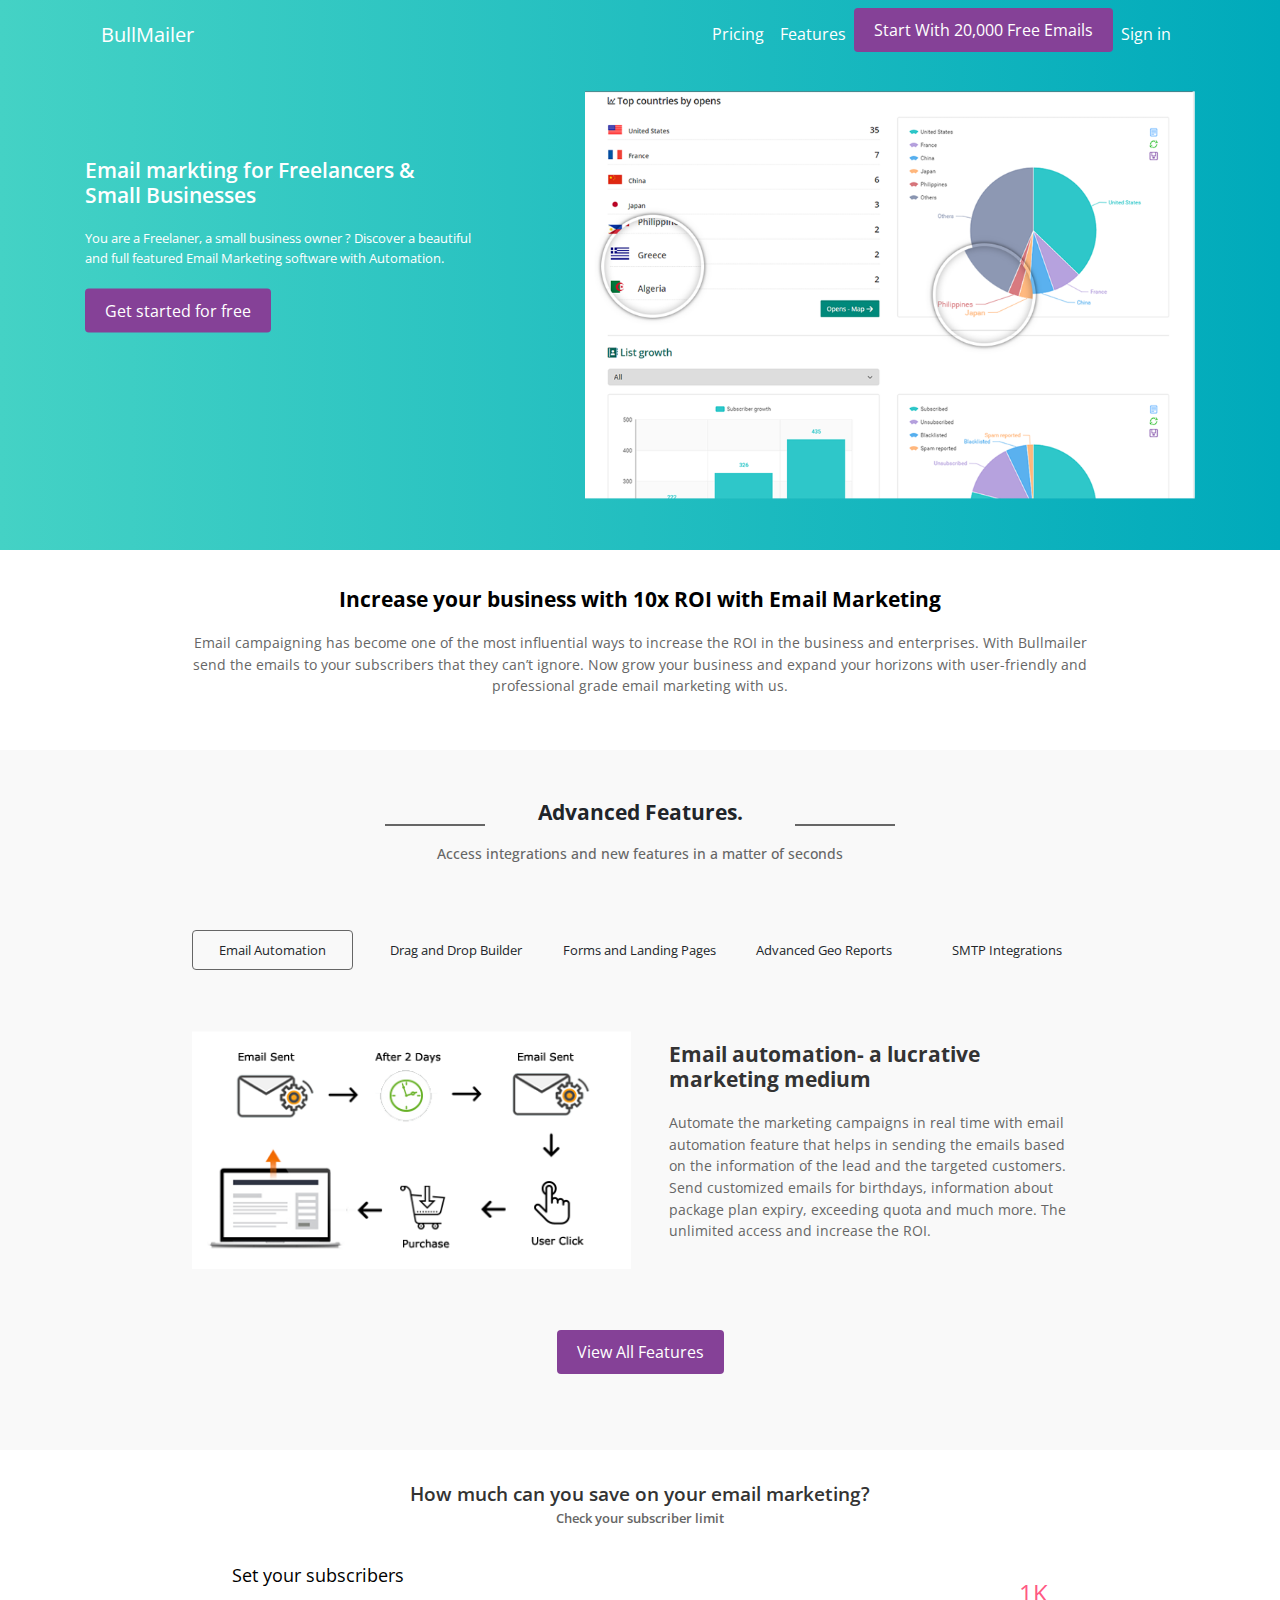
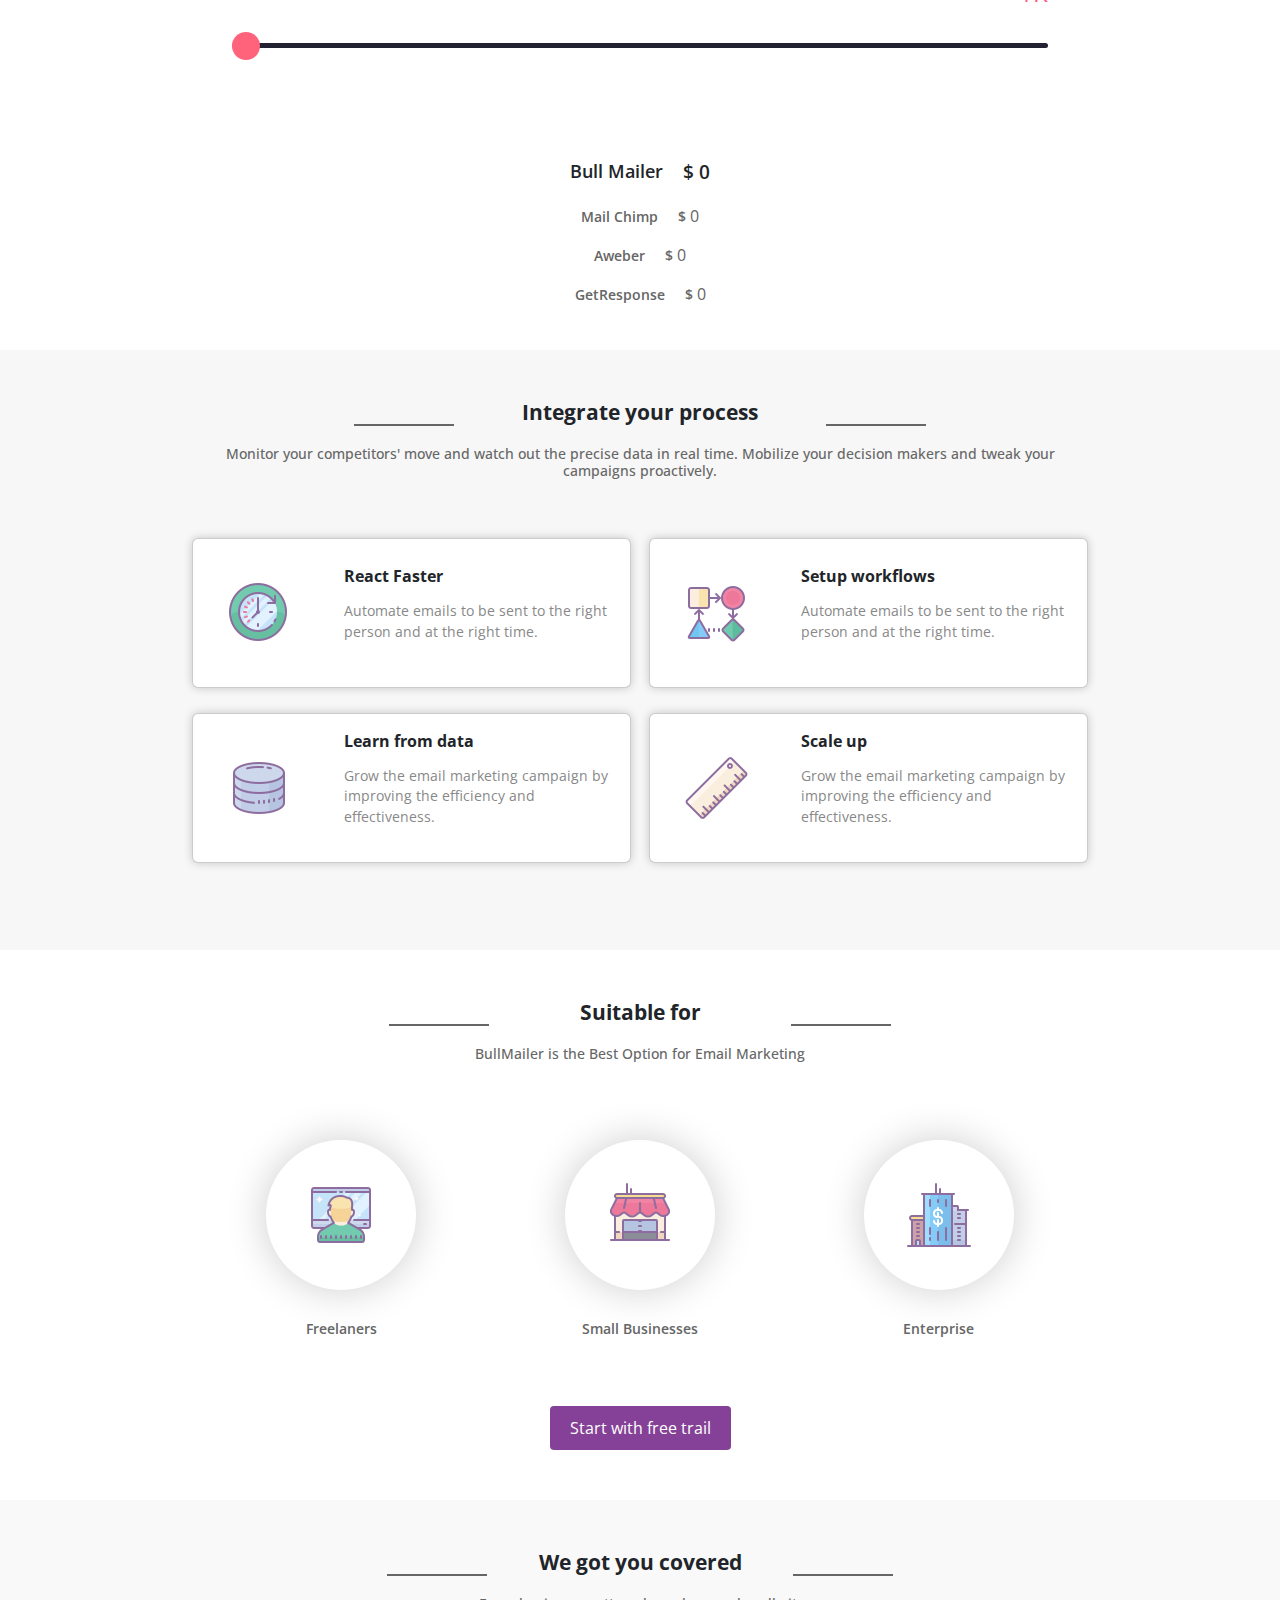
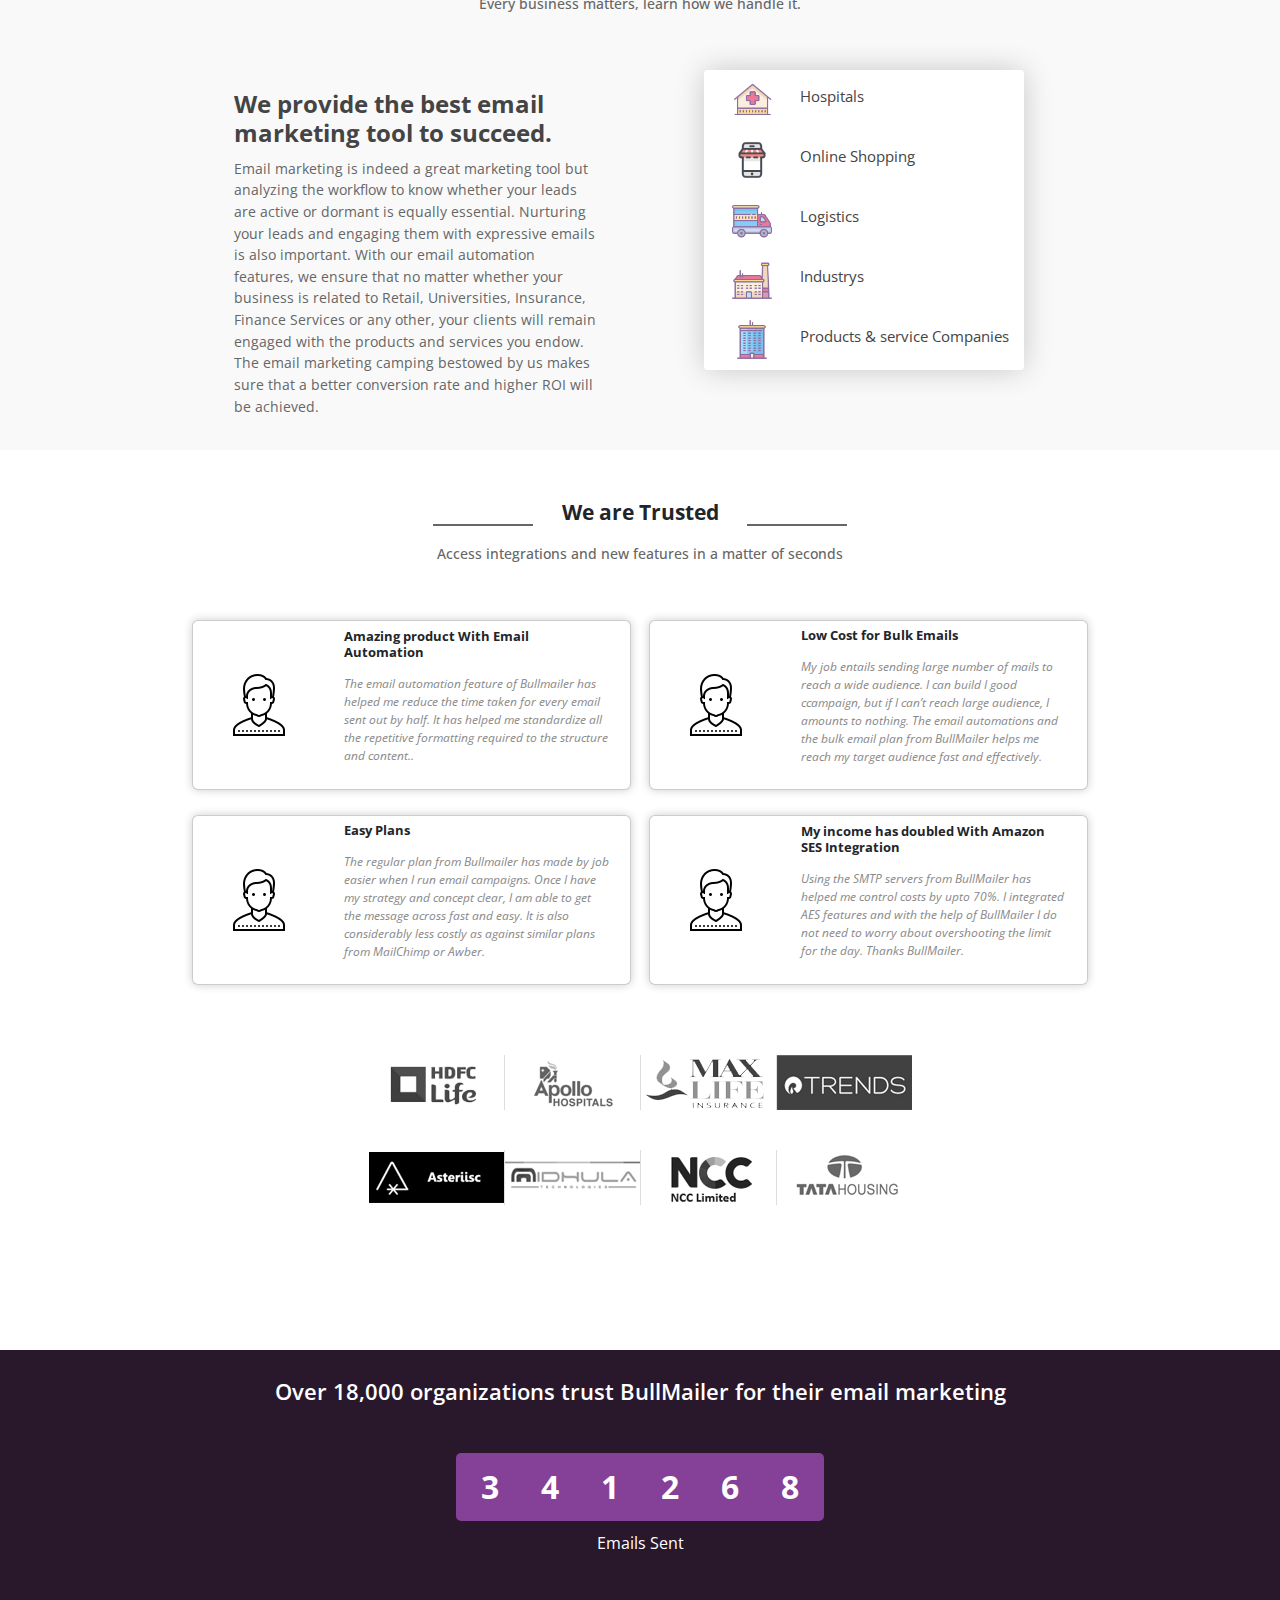
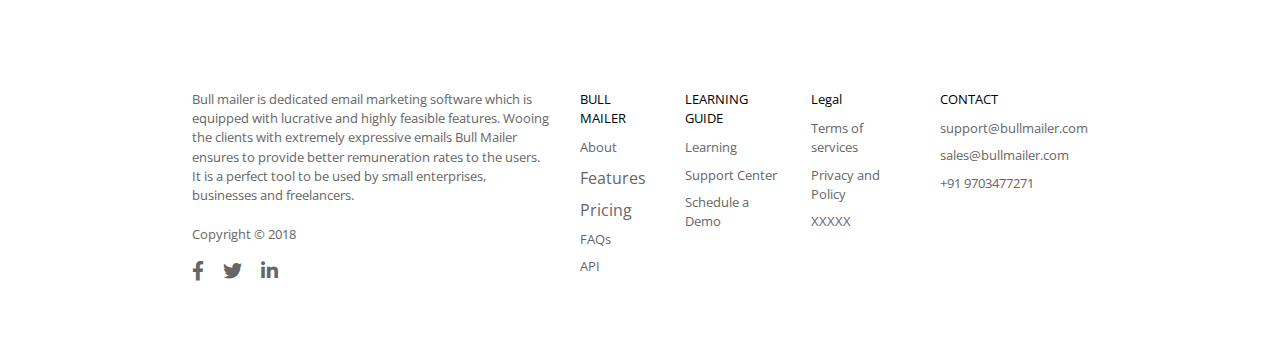
<file: index.html>
<!DOCTYPE html>
<html lang="en">

<head>
    <meta charset="UTF-8">
    <meta name="viewport" content="width=device-width, initial-scale=1.0">
    <meta http-equiv="X-UA-Compatible" content="ie=edge">
    <title>Bull Mailer - Email Marketing for Freelancers & Small Business | 2018</title>
    <meta name="description" content="Are You a Freelancer ? Or A small business Owner ? Discover a beautiful and full featured Email Marketing software with Automation. Reduce your email marketing costs by 70% with Amazon SES & SMTP Integration. Trail With 20000 Free Emails"
    />
    <meta name="google-site-verification" content="_Jk073SBX8hnHnijXxreRAfBv3ycvh59iAsYXxRsrGE" />
    <link rel="stylesheet" href="https://stackpath.bootstrapcdn.com/bootstrap/4.1.1/css/bootstrap.min.css">


    <script src="https://code.jquery.com/jquery-3.3.1.slim.min.js"></script>
    <script src="https://cdnjs.cloudflare.com/ajax/libs/popper.js/1.14.3/umd/popper.min.js"></script>
    <script src="https://stackpath.bootstrapcdn.com/bootstrap/4.1.1/js/bootstrap.min.js"></script>


    <link rel="stylesheet" href="css/global.css">
    <link rel="stylesheet" href="css/home.css">
    <!-- Font awesome -->
    <link rel="stylesheet" href="https://use.fontawesome.com/releases/v5.0.13/css/all.css">

</head>

<body>
    <div class="wrapper">


        <!-- 
    <div class="main-container">
        <div class="fvp">
            <div class="fvp-core">
                <header class="main-header">
                    <div class="header-left">
                        <h1>
                            <a href="index.html">
                                BullMailer
                            </a>
                        </h1>
                    </div>
                    <div class="header-right">
                        <nav class="main-nav">
                            <ul class="nav-ul">
                                <li>
                                    <a href="pricing.html">
                                        Pricing
                                    </a>
                                </li>
                                <li>
                                    <a href="features.html">
                                        Features
                                    </a>
                                </li>
                                <li>
                                    <button class="try-free-btn get-started-trig-btn">
                                        <a href="http://customers.bullmailer.com/subscriptions/register/58bd48f91fcab">
                                            Start With 20,000 Free Emails
                                        </a>
                                    </button>
                                </li>
                                <li>
                                    <a href="#">
                                        Sign in
                                    </a>
                                </li>
                            </ul>
                        </nav>
                        <span id="bars">
                            <i class="fa fa-bars"></i>
                        </span>
                        <aside class="toggle-side">
                            <li>
                                <a href="pricing.html">
                                    Pricing
                                </a>
                            </li>
                            <li>
                                <a href="features.html">
                                    Features
                                </a>
                            </li>
                            <li>
                                <button class="try-free-btn get-started-trig-btn">
                                    <a href="http://customers.bullmailer.com/subscriptions/register/58bd48f91fcab">
                                        Start With 20,000 Free Emails
                                    </a>
                                </button>
                            </li>
                            <li>
                                <a href="#">
                                    Sign in
                                </a>
                            </li>

                        </aside>
                    </div>
                </header> -->



        <div class="fvp">
            <div class="container">
                <nav class="navbar  navbar-expand-sm navbar-light bg-light">
                    <a class="navbar-brand" href="index.html">
                        BullMailer
                    </a>
                    <button class="navbar-toggler" type="button" data-toggle="collapse" data-target="#navbarSupportedContent" aria-controls="navbarSupportedContent"
                        aria-expanded="false" aria-label="Toggle navigation">
                        <span class="navbar-toggler-icon"></span>
                    </button>

                    <div class="collapse navbar-collapse" id="navbarSupportedContent">
                        <ul class="navbar-nav mr-auto pull-right">
                            <li class="nav-item active">
                                <a class="nav-link" href="pricing.html">
                                    Pricing
                                </a>
                            </li>
                            <li class="nav-item">
                                <a class="nav-link" href="features.html">
                                    Features
                                </a>
                            </li>

                            <li class="nav-item">
                                <button class="try-free-btn get-started-trig-btn">
                                    <a href="http://customers.bullmailer.com/subscriptions/register/58bd48f91fcab">
                                        Start With 20,000 Free Emails
                                    </a>
                                </button>
                            </li>
                            <li class="nav-item">
                                <a class="nav-link" href="#">
                                    Sign in
                                </a>
                            </li>
                        </ul>
                        </form>
                </div>
            </nav>


                <div class="main-content">
                    <div class="txt-core">
                        <h2 class="main-head">
                            Email markting for Freelancers &amp;
                            <br> Small Businesses
                        </h2>
                        <p class="head-txt">
                            You are a Freelaner, a small business owner ? Discover a beautiful and full featured Email Marketing software with Automation.
                        </p>
                        <button class="get-started-trig-btn">
                            <a href="http://customers.bullmailer.com/subscriptions/register/58bd48f91fcab">
                                Get started for free
                            </a>
                        </button>
                    </div>
                    <div class="img-core">
                        <img src="./img/reports-new.png" alt="" srcset="" class="center">
                    </div>
                </div>
            </div>
        </div>


        <div class="svp">
            <div class="svp-core">
                <div class="svp-cont center">
                    <h3 class="svp-title">
                        Increase your business with 10x ROI with Email Marketing
                    </h3>
                    <p class="svp-txt">
                        Email campaigning has become one of the most influential ways to increase the ROI in the business and enterprises. With Bullmailer
                        send the emails to your subscribers that they can’t ignore. Now grow your business and expand your
                        horizons with user-friendly and professional grade email marketing with us.
                    </p>
                </div>
            </div>
        </div>
        <div class="tvp">
            <div class="tvp-core">
                <div class="tvp-title-div">
                    <h3 class="tvp-title">
                        Advanced Features.
                    </h3>
                    <h6 class="tvp-cap">
                        Access integrations and new features in a matter of seconds
                    </h6>
                </div>
                <div class="tvp-tabs-div">
                    <div class="tvp-tabs-core">
                        <div class="tvp-tabs-head">
                            <ul class="tabs-head-ul">
                                <li class="selected-li tab-li" id="email-li">
                                    Email Automation
                                </li>
                                <li class="tab-li" id="dd-li">
                                    Drag and Drop Builder
                                </li>
                                <li class="tab-li" id="fl-li">
                                    Forms and Landing Pages
                                </li>
                                <li class="tab-li" id="geo-li">
                                    Advanced Geo Reports
                                </li>
                                <li class="tab-li" id="smtp-li">
                                    SMTP Integrations
                                </li>
                            </ul>
                        </div>
                        <div class="tvp-tabs-content">
                            <div class="t-c-email tab-cont center">
                                <div class="tab-cont-left tab-cont-div">
                                    <div class="tab-img-div">
                                        <div class="tabs-img">
                                            <img src="./img/email-Automation.png" alt="" class="">
                                        </div>
                                    </div>
                                </div>
                                <div class="tab-cont-right tab-cont-div">
                                    <h2 class="tab-h">
                                        Email automation- a lucrative marketing medium
                                    </h2>
                                    <p class="tab-p">
                                        Automate the marketing campaigns in real time with email automation feature that helps in sending the emails based on the
                                        information of the lead and the targeted customers. Send customized emails for birthdays,
                                        information about package plan expiry, exceeding quota and much more. The unlimited
                                        access and increase the ROI.
                                    </p>
                                </div>
                            </div>
                            <div class="t-c-dd tab-cont center">
                                <div class="tab-cont-left tab-cont-div">
                                    <div class="tabs-img">
                                        <img src="./img/drag-and-drop.png" alt="" class="">
                                    </div>
                                </div>
                                <div class="tab-cont-right tab-cont-div">
                                    <h2 class="tab-h">
                                        Engage your customers with better fonts and colors with drag and drop builders
                                    </h2>
                                    <p class="tab-p">
                                        Now allure the customers with our advanced email drag and drop builder which helps in generating influential emails for the
                                        customers. Customize everything from font to color and spacing and make the mail
                                        a lot more expressive and engaging in improving the conversion rate.
                                    </p>
                                </div>
                            </div>
                            <div class="t-c-fl tab-cont center">
                                <div class="tab-cont-left tab-cont-div">
                                    <div class="tabs-img">
                                        <img src="./img/form-and-landing-pages.png" alt="" class="">
                                    </div>
                                </div>
                                <div class="tab-cont-right tab-cont-div">
                                    <h2 class="tab-h">
                                        Get expressive landing page with sign up forms
                                    </h2>
                                    <p class="tab-p">
                                        Now convince the users in the most powerful ways by generating more expressive and communicative landing pages. Put a signup
                                        form on every landing page to enhance the number of subscribers and thereby getting
                                        higher returns on your products and services.
                                    </p>
                                </div>
                            </div>
                            <div class="t-c-geo tab-cont center">
                                <div class="tab-cont-left tab-cont-div">
                                    <div class="tabs-img">
                                        <img src="./img/gro-reports.png" alt="" class="">
                                    </div>
                                </div>
                                <div class="tab-cont-right tab-cont-div">
                                    <h2 class="tab-h">
                                        Prioritize your list with advanced reports based on location
                                    </h2>
                                    <p class="tab-p">
                                        Now perform real-time email marketing campaigns and get the information based on the geographical location of the subscriber.
                                        Carry out geographically targeted follow up campaigns and analyze the metrics with
                                        greater insight. Watch out where your contacts are opening the emails.
                                    </p>
                                </div>
                            </div>
                            <div class="t-c-smtp tab-cont center">
                                <div class="tab-cont-left tab-cont-div">
                                    <div class="tabs-img">
                                        <img src="./img/smtp.png" alt="" class="">
                                    </div>
                                </div>
                                <div class="tab-cont-right tab-cont-div">
                                    <h2 class="tab-h">
                                        Configure your emails with STMP Integration
                                    </h2>
                                    <p class="tab-p">
                                        Endowing you a full control over the entire emailing system the dependency on expensive email services seizes with Bull Mailer.
                                        You can utilize your own SMTP servers like Postfix, Exim, Sendmail or Qmail and configure
                                        Bull Mailer as per your needs. Apart from this, integrating with Mailgun, SendGrid,
                                        SparkPost, ElasticEmail or Amazon SES is the extra perk one gets with Bull Mailer.
                                    </p>
                                </div>
                            </div>
                        </div>
                        <button class="view-all-f-btn get-started-trig-btn">
                            <a href="features.html">
                                View All Features
                            </a>
                        </button>
                    </div>
                </div>
            </div>
        </div>
        <div class="fovp">
            <div class="fovp-core flex-center">

                <h2 class="fovp-h">
                    How much can you save on your email marketing?
                </h2>
                <h4 class="fovp-p">Check your subscriber limit</h4>
                <div class="budget-wrap">
                    <div class="budget">
                        <div class="header">
                            <div class="title clearfix">Set your subscribers
                                <span class="pull-right"></span>
                            </div>
                        </div>
                        <div class="content">
                            <input type="range" min="1" max="1000" value="0" data-rangeslider>
                        </div>
                        <div class="footer clearfix">
                        </div>
                    </div>
                </div>
                <div class="sub-val-div">
                    <div class="sub-div">
                        <div class="s-div-left">
                            <h6 class="sdr-h">Bull Mailer</h6>
                        </div>
                        <div class="s-div-right">
                            <h6 class="sdr-val">$
                                <span class="sdr-val-num">0</span>
                            </h6>
                        </div>
                    </div>
                    <div class="m-sub-div sub-div">
                        <div class="s-div-left">
                            <h6 class="sdr-h">Mail Chimp</h6>
                        </div>
                        <div class="s-div-right">
                            <h6 class="sdr-val">$
                                <span class="mc-sdr-val-num">0</span>
                            </h6>
                        </div>
                    </div>
                    <div class="m-sub-div sub-div">
                        <div class="s-div-left">
                            <h6 class="sdr-h">Aweber</h6>
                        </div>
                        <div class="s-div-right">
                            <h6 class="sdr-val">$
                                <span class="xx-sdr-val-num">0</span>
                            </h6>
                        </div>
                    </div>
                    <div class="m-sub-div sub-div">
                        <div class="s-div-left">
                            <h6 class="sdr-h">GetResponse</h6>
                        </div>
                        <div class="s-div-right">
                            <h6 class="sdr-val">$
                                <span class="yy-sdr-val-num">0</span>
                            </h6>
                        </div>
                    </div>
                </div>

            </div>
        </div>
        <div class="sivp fivp">
            <div class="sivp-core fivp-core">
                <div class="tvp-title-div">
                    <h3 class="tvp-title">
                        Integrate your process
                    </h3>
                    <h6 class="tvp-cap">
                        Monitor your competitors' move and watch out the precise data in real time. Mobilize your decision makers and tweak your
                        campaigns proactively.
                    </h6>
                </div>
                <div class="sivp-boxes-div">
                    <div class="sivp-box-row">
                        <div class="sivp-box">
                            <div class="s-b-left">
                                <img src="./img/timer.png" alt="" class="center">
                            </div>
                            <div class="s-b-right">
                                <h6 class="sivp-box-title">
                                    React Faster
                                </h6>
                                <p class="sivp-box-p">
                                    Automate emails to be sent to the right person and at the right time.
                                </p>
                            </div>
                        </div>
                        <div class="sivp-box">
                            <div class="s-b-left">
                                <img src="./img/workflow.png" alt="" class="center">
                            </div>
                            <div class="s-b-right">
                                <h6 class="sivp-box-title">
                                    Setup workflows
                                </h6>
                                <p class="sivp-box-p">
                                    Automate emails to be sent to the right person and at the right time.
                                </p>
                            </div>
                        </div>
                    </div>
                    <div class="sivp-box-row">
                        <div class="sivp-box">
                            <div class="s-b-left">
                                <img src="./img/data.png" alt="" class="center">
                            </div>
                            <div class="s-b-right">
                                <h6 class="sivp-box-title">
                                    Learn from data
                                </h6>
                                <p class="sivp-box-p">
                                    Grow the email marketing campaign by improving the efficiency and effectiveness.
                                </p>
                            </div>
                        </div>
                        <div class="sivp-box">
                            <div class="s-b-left">
                                <img src="./img/scale.png" alt="" class="center">
                            </div>
                            <div class="s-b-right">
                                <h6 class="sivp-box-title">
                                    Scale up
                                </h6>
                                <p class="sivp-box-p">
                                    Grow the email marketing campaign by improving the efficiency and effectiveness.
                                </p>
                            </div>
                        </div>
                    </div>
                </div>
            </div>
        </div>
        <div class="fivp">
            <div class="fivp-core">
                <div class="tvp-title-div">
                    <h3 class="tvp-title sf-title">
                        Suitable for
                    </h3>
                    <h6 class="tvp-cap">
                        BullMailer is the Best Option for Email Marketing
                    </h6>
                </div>

                <div class="fivp-ico-core">
                    <div class="ico-parent">
                        <div class="ico-core">
                            <div class="ico-circle">
                                <img src="./img/freelancer.png" alt="" srcset="" class="center">
                            </div>
                        </div>
                        <div class="ico-title-div">
                            <h4 class="ico-title">
                                Freelaners
                            </h4>
                        </div>
                    </div>

                    <div class="ico-parent">
                        <div class="ico-core">
                            <div class="ico-circle">
                                <img src="./img/small_business.png" alt="" class="center">
                            </div>
                        </div>
                        <div class="ico-title-div">
                            <h4 class="ico-title">
                                Small Businesses
                            </h4>
                        </div>
                    </div>

                    <div class="ico-parent">
                        <div class="ico-core">
                            <div class="ico-circle">
                                <img src="./img/business.png" alt="" class="center">
                            </div>
                        </div>
                        <div class="ico-title-div">
                            <h4 class="ico-title">
                                Enterprise
                            </h4>
                        </div>
                    </div>
                </div>
                <button class="fivp-st-btn get-started-trig-btn">
                    <a href="index.html">
                        Start with free trail
                    </a>
                </button>


            </div>
        </div>
        <div class="sevp tvp">
            <div class="sevp-core tvp-core">
                <div class="tvp-title-div">
                    <h3 class="tvp-title">
                        We got you covered
                    </h3>
                    <h6 class="tvp-cap">
                        Every business matters, learn how we handle it.
                    </h6>
                </div>
                <div class="sevp-con-core">

                    <div class="sevp-cont-div">
                        <div class="sevp-left flex-center">
                            <div class="sevp-cont-box">
                                <h4 class="sevp-l-title">
                                    We provide the best email marketing tool to succeed.
                                </h4>
                                <p>
                                    Email marketing is indeed a great marketing tool but analyzing the workflow to know whether your leads are active or dormant
                                    is equally essential. Nurturing your leads and engaging them with expressive emails is
                                    also important. With our email automation features, we ensure that no matter whether
                                    your business is related to Retail, Universities, Insurance, Finance Services or any
                                    other, your clients will remain engaged with the products and services you endow. The
                                    email marketing camping bestowed by us makes sure that a better conversion rate and higher
                                    ROI will be achieved.
                                </p>
                            </div>
                        </div>
                        <div class="sevp-right flex-center">
                            <div class="sevp-ico-core">

                                <div class="sevp-ico-div">
                                    <div class="sevp-ico">
                                        <img src="./img/hospital.png" alt="" srcset="" class="center">
                                    </div>
                                    <div class="sevp-head">
                                        <h6 class="sevp-title">Hospitals</h6>
                                    </div>
                                </div>
                                <div class="sevp-ico-div">
                                    <div class="sevp-ico">
                                        <img src="./img/online shopping.png" alt="" srcset="" class="center">
                                    </div>
                                    <div class="sevp-head">
                                        <h6 class="sevp-title">Online Shopping</h6>
                                    </div>
                                </div>
                                <div class="sevp-ico-div">
                                    <div class="sevp-ico">
                                        <img src="./img/Logistics.png" alt="" srcset="" class="center">
                                    </div>
                                    <div class="sevp-head">
                                        <h6 class="sevp-title">Logistics</h6>
                                    </div>
                                </div>
                                <div class="sevp-ico-div">
                                    <div class="sevp-ico">
                                        <img src="./img/Industry.png" alt="" srcset="" class="center">
                                    </div>
                                    <div class="sevp-head">
                                        <h6 class="sevp-title">Industrys</h6>
                                    </div>
                                </div>
                                <div class="sevp-ico-div">
                                    <div class="sevp-ico">
                                        <img src="./img/service.png" alt="" srcset="" class="center">
                                    </div>
                                    <div class="sevp-head">
                                        <h6 class="sevp-title">Products & service Companies</h6>
                                    </div>
                                </div>

                            </div>
                        </div>
                    </div>
                </div>
            </div>
        </div>
        <div class="evp tvp">
            <div class="evp-core tvp-core">
                <div class="tvp-title-div">
                    <h3 class="tvp-title">
                        We are Trusted
                    </h3>
                    <h6 class="tvp-cap">
                        Access integrations and new features in a matter of seconds
                    </h6>
                </div>
                <div class="sivp-boxes-div">
                    <div class="sivp-box-row">
                        <div class="sivp-box">
                            <div class="s-b-left">
                                <img src="./img/user.png" alt="" class="center">
                            </div>
                            <div class="s-b-right">
                                <h6 class="sivp-box-title">
                                    Amazing product With Email Automation
                                </h6>
                                <p class="sivp-box-p">
                                    The email automation feature of Bullmailer has helped me reduce the time taken for every email sent out by half. It has helped
                                    me standardize all the repetitive formatting required to the structure and content..
                                </p>
                            </div>
                        </div>
                        <div class="sivp-box">
                            <div class="s-b-left">
                                <img src="./img/user.png" alt="" class="center">
                            </div>
                            <div class="s-b-right">
                                <h6 class="sivp-box-title">
                                    Low Cost for Bulk Emails
                                </h6>
                                <p class="sivp-box-p">
                                    My job entails sending large number of mails to reach a wide audience. I can build I good ccampaign, but if I can’t reach
                                    large audience, I amounts to nothing. The email automations and the bulk email plan from
                                    BullMailer helps me reach my target audience fast and effectively.
                                </p>
                            </div>
                        </div>
                    </div>
                    <div class="sivp-box-row">
                        <div class="sivp-box">
                            <div class="s-b-left">
                                <img src="./img/user.png" alt="" class="center">
                            </div>
                            <div class="s-b-right">
                                <h6 class="sivp-box-title">
                                    Easy Plans
                                </h6>
                                <p class="sivp-box-p">
                                    The regular plan from Bullmailer has made by job easier when I run email campaigns. Once I have my strategy and concept clear,
                                    I am able to get the message across fast and easy. It is also considerably less costly
                                    as against similar plans from MailChimp or Awber.
                                </p>
                            </div>
                        </div>
                        <div class="sivp-box">
                            <div class="s-b-left">
                                <img src="./img/user.png" alt="" class="center">
                            </div>
                            <div class="s-b-right">
                                <h6 class="sivp-box-title">
                                    My income has doubled With Amazon SES Integration
                                </h6>
                                <p class="sivp-box-p">
                                    Using the SMTP servers from BullMailer has helped me control costs by upto 70%. I integrated AES features and with the help
                                    of BullMailer I do not need to worry about overshooting the limit for the day. Thanks
                                    BullMailer.
                                </p>
                            </div>
                        </div>
                    </div>
                </div>
                <!-- Clients -->
                <div class="clients-core">
                    <div class="clients-row">
                        <div class="client-img flex-center">
                            <img src="./img/hdfc.png" alt="">
                        </div>
                        <div class="client-img flex-center">
                            <img src="./img/apollo.png" alt="">
                        </div>
                        <div class="client-img flex-center">
                            <img src="./img/max.png" alt="">
                        </div>
                        <div class="client-img flex-center">
                            <img src="./img/trends.png" alt="">
                        </div>
                    </div>
                    <div class="clients-row">
                        <div class="client-img flex-center">
                            <img src="./img/asss.png" alt="">
                        </div>
                        <div class="client-img flex-center">
                            <img src="./img/nidula.png" alt="">
                        </div>
                        <div class="client-img flex-center">
                            <img src="./img/ncc.png" alt="">
                        </div>
                        <div class="client-img flex-center">
                            <img src="./img/tata.png" alt="">
                        </div>
                    </div>
                </div>
            </div>
        </div>
        <div class="container-fluid">

            <div class="f-img-div">
                <h6 class="f-img-title">
                    Over 18,000 organizations trust BullMailer for their email marketing
                </h6>
                <div class="counter-div">
                    <div class="counter-core">
                        <div class="counter-span flex-center">3</div>
                        <div class="counter-span flex-center">4</div>
                        <div class="counter-span flex-center">1</div>
                        <div class="counter-span flex-center">2</div>
                        <div class="counter-span flex-center">6</div>
                        <div class="counter-span flex-center">8</div>
                    </div>
                </div>
                <p class="em-sent-p">Emails Sent</p>
            </div>
        </div>
        <footer class="main-footer">
            <div class="footer-core">
                <div class="footer-left">
                    <p class="footer-p">
                        Bull mailer is dedicated email marketing software which is equipped with lucrative and highly feasible features. Wooing the
                        clients with extremely expressive emails Bull Mailer ensures to provide better remuneration rates
                        to the users. It is a perfect tool to be used by small enterprises, businesses and freelancers.
                    </p>
                    <p class="copy">
                        Copyright &copy; 2018
                    </p>
                    <ul class="social-icons">
                        <li>
                            <i class="fab fa-facebook-f"></i>
                        </li>
                        <li>
                            <i class="fab fa-twitter"></i>
                        </li>
                        <li>
                            <i class="fab fa-linkedin-in"></i>
                        </li>
                    </ul>
                </div>
                <div class="footer-right">

                    <div class="list">
                        <ul>
                            <li class="f-li-head">
                                BULL MAILER
                            </li>
                            <li>
                                About
                            </li>
                            <li>
                                <a href="features.html">Features</a>
                            </li>
                            <li>
                                <a href="Pricing.html">Pricing</a>
                            </li>
                            <li>
                                FAQs
                            </li>
                            <li>
                                API
                            </li>
                        </ul>
                    </div>
                    <div class="list">
                        <ul>
                            <li class="f-li-head">
                                LEARNING GUIDE
                            </li>
                            <li>
                                Learning
                            </li>
                            <li>
                                Support Center
                            </li>
                            <li>
                                Schedule a Demo
                            </li>
                        </ul>
                    </div>
                    <div class="list">
                        <ul>
                            <li class="f-li-head">
                                Legal
                            </li>
                            <li>
                                Terms of services
                            </li>
                            <li>
                                Privacy and Policy
                            </li>
                            <li>
                                XXXXX
                            </li>
                        </ul>
                    </div>
                    <div class="list">
                        <ul>
                            <li class="f-li-head">
                                CONTACT
                            </li>
                            <li>
                                support@bullmailer.com
                            </li>
                            <li>
                                sales@bullmailer.com
                            </li>
                            <li>
                                +91 9703477271
                            </li>
                        </ul>
                    </div>

                </div>
            </div>
        </footer>
    </div>
    </div>

    <script src="./js/jquery.min.js"></script>
    <script>
        $(window).scroll(function () {
            if ($(window).scrollTop() > 10) {
                $('nav').addClass('secondary');
            }
            else {
                $('nav').removeClass('secondary');
            }
        });
        // $(window).scroll(function () {
        //     if ($(window).scrollTop() > 10) {
        //         $('.fixed-header').css({ 'top': '0' });
        //     } else {
        //         $('.fixed-header').css({ 'top': '-100px   ' });
        //     }
        // });
        $('#email-li').click(function () {
            $('.tab-li').removeClass('selected-li');
            $('#email-li').addClass('selected-li');
            $('.tab-cont').hide();
            $('.t-c-email').css({
                'display': 'flex'
            })
            $('.tab-cont').removeClass('an-tab-cont');
            $('.t-c-email').addClass('an-tab-cont');
        });
        $('#dd-li').click(function () {
            $('.tab-li').removeClass('selected-li');
            $('#dd-li').addClass('selected-li');
            $('.tab-cont').hide();
            $('.t-c-dd').css({
                'display': 'flex'
            })
            $('.tab-cont').removeClass('an-tab-cont');
            $('.t-c-dd').addClass('an-tab-cont');
        });
        $('#fl-li').click(function () {
            $('.tab-li').removeClass('selected-li');
            $('#fl-li').addClass('selected-li');
            $('.tab-cont').hide();
            $('.t-c-fl').css({
                'display': 'flex'
            })
            $('.tab-cont').removeClass('an-tab-cont');
            $('.t-c-fl').addClass('an-tab-cont');
        });
        $('#geo-li').click(function () {
            $('.tab-li').removeClass('selected-li');
            $('#geo-li').addClass('selected-li');
            $('.tab-cont').hide();
            $('.t-c-geo').css({
                'display': 'flex'
            })
            $('.tab-cont').removeClass('an-tab-cont');
            $('.t-c-geo').addClass('an-tab-cont');
        });
        $('#smtp-li').click(function () {
            $('.tab-li').removeClass('selected-li');
            $('#smtp-li').addClass('selected-li');
            $('.tab-cont').hide();
            $('.t-c-smtp').css({
                'display': 'flex'
            })
            $('.tab-cont').removeClass('an-tab-cont');
            $('.t-c-smtp').addClass('an-tab-cont');
        });
    </script>
    <script>
        $("#bars").click(function () {
            const mobile_menu = $(".toggle-side").offset().left;
            if (mobile_menu < 0) {
                $(".toggle-side").animate({ 'left': '0vw' }, 200);
                $(".body").animate({ 'left': '50vw' }, 200);
            }
            else {
                $(".toggle-side").animate({ 'left': '-50vw' }, 200);
                $(".body").animate({ 'left': '0vw' }, 200);
            }
        });    
    </script>
    <script>
        /*! rangeslider.js - v2.1.1 | (c) 2016 @andreruffert | MIT license | https://github.com/andreruffert/rangeslider.js */
        !function (a) { "use strict"; "function" == typeof define && define.amd ? define(["jquery"], a) : "object" == typeof exports ? module.exports = a(require("jquery")) : a(jQuery) }(function (a) { "use strict"; function b() { var a = document.createElement("input"); return a.setAttribute("type", "range"), "text" !== a.type } function c(a, b) { var c = Array.prototype.slice.call(arguments, 2); return setTimeout(function () { return a.apply(null, c) }, b) } function d(a, b) { return b = b || 100, function () { if (!a.debouncing) { var c = Array.prototype.slice.apply(arguments); a.lastReturnVal = a.apply(window, c), a.debouncing = !0 } return clearTimeout(a.debounceTimeout), a.debounceTimeout = setTimeout(function () { a.debouncing = !1 }, b), a.lastReturnVal } } function e(a) { return a && (0 === a.offsetWidth || 0 === a.offsetHeight || a.open === !1) } function f(a) { for (var b = [], c = a.parentNode; e(c);)b.push(c), c = c.parentNode; return b } function g(a, b) { function c(a) { "undefined" != typeof a.open && (a.open = a.open ? !1 : !0) } var d = f(a), e = d.length, g = [], h = a[b]; if (e) { for (var i = 0; e > i; i++)g[i] = d[i].style.cssText, d[i].style.setProperty ? d[i].style.setProperty("display", "block", "important") : d[i].style.cssText += ";display: block !important", d[i].style.height = "0", d[i].style.overflow = "hidden", d[i].style.visibility = "hidden", c(d[i]); h = a[b]; for (var j = 0; e > j; j++)d[j].style.cssText = g[j], c(d[j]) } return h } function h(a, b) { var c = parseFloat(a); return Number.isNaN(c) ? b : c } function i(a) { return a.charAt(0).toUpperCase() + a.substr(1) } function j(b, e) { if (this.$window = a(window), this.$document = a(document), this.$element = a(b), this.options = a.extend({}, n, e), this.polyfill = this.options.polyfill, this.orientation = this.$element[0].getAttribute("data-orientation") || this.options.orientation, this.onInit = this.options.onInit, this.onSlide = this.options.onSlide, this.onSlideEnd = this.options.onSlideEnd, this.DIMENSION = o.orientation[this.orientation].dimension, this.DIRECTION = o.orientation[this.orientation].direction, this.DIRECTION_STYLE = o.orientation[this.orientation].directionStyle, this.COORDINATE = o.orientation[this.orientation].coordinate, this.polyfill && m) return !1; this.identifier = "js-" + k + "-" + l++ , this.startEvent = this.options.startEvent.join("." + this.identifier + " ") + "." + this.identifier, this.moveEvent = this.options.moveEvent.join("." + this.identifier + " ") + "." + this.identifier, this.endEvent = this.options.endEvent.join("." + this.identifier + " ") + "." + this.identifier, this.toFixed = (this.step + "").replace(".", "").length - 1, this.$fill = a('<div class="' + this.options.fillClass + '" />'), this.$handle = a('<div class="' + this.options.handleClass + '" />'), this.$range = a('<div class="' + this.options.rangeClass + " " + this.options[this.orientation + "Class"] + '" id="' + this.identifier + '" />').insertAfter(this.$element).prepend(this.$fill, this.$handle), this.$element.css({ position: "absolute", width: "1px", height: "1px", overflow: "hidden", opacity: "0" }), this.handleDown = a.proxy(this.handleDown, this), this.handleMove = a.proxy(this.handleMove, this), this.handleEnd = a.proxy(this.handleEnd, this), this.init(); var f = this; this.$window.on("resize." + this.identifier, d(function () { c(function () { f.update(!1, !1) }, 300) }, 20)), this.$document.on(this.startEvent, "#" + this.identifier + ":not(." + this.options.disabledClass + ")", this.handleDown), this.$element.on("change." + this.identifier, function (a, b) { if (!b || b.origin !== f.identifier) { var c = a.target.value, d = f.getPositionFromValue(c); f.setPosition(d) } }) } Number.isNaN = Number.isNaN || function (a) { return "number" == typeof a && a !== a }; var k = "rangeslider", l = 0, m = b(), n = { polyfill: !0, orientation: "horizontal", rangeClass: "rangeslider", disabledClass: "rangeslider--disabled", horizontalClass: "rangeslider--horizontal", verticalClass: "rangeslider--vertical", fillClass: "rangeslider__fill", handleClass: "rangeslider__handle", startEvent: ["mousedown", "touchstart", "pointerdown"], moveEvent: ["mousemove", "touchmove", "pointermove"], endEvent: ["mouseup", "touchend", "pointerup"] }, o = { orientation: { horizontal: { dimension: "width", direction: "left", directionStyle: "left", coordinate: "x" }, vertical: { dimension: "height", direction: "top", directionStyle: "bottom", coordinate: "y" } } }; return j.prototype.init = function () { this.update(!0, !1), this.onInit && "function" == typeof this.onInit && this.onInit() }, j.prototype.update = function (a, b) { a = a || !1, a && (this.min = h(this.$element[0].getAttribute("min"), 0), this.max = h(this.$element[0].getAttribute("max"), 100), this.value = h(this.$element[0].value, Math.round(this.min + (this.max - this.min) / 2)), this.step = h(this.$element[0].getAttribute("step"), 1)), this.handleDimension = g(this.$handle[0], "offset" + i(this.DIMENSION)), this.rangeDimension = g(this.$range[0], "offset" + i(this.DIMENSION)), this.maxHandlePos = this.rangeDimension - this.handleDimension, this.grabPos = this.handleDimension / 2, this.position = this.getPositionFromValue(this.value), this.$element[0].disabled ? this.$range.addClass(this.options.disabledClass) : this.$range.removeClass(this.options.disabledClass), this.setPosition(this.position, b) }, j.prototype.handleDown = function (a) { if (this.$document.on(this.moveEvent, this.handleMove), this.$document.on(this.endEvent, this.handleEnd), !((" " + a.target.className + " ").replace(/[\n\t]/g, " ").indexOf(this.options.handleClass) > -1)) { var b = this.getRelativePosition(a), c = this.$range[0].getBoundingClientRect()[this.DIRECTION], d = this.getPositionFromNode(this.$handle[0]) - c, e = "vertical" === this.orientation ? this.maxHandlePos - (b - this.grabPos) : b - this.grabPos; this.setPosition(e), b >= d && b < d + this.handleDimension && (this.grabPos = b - d) } }, j.prototype.handleMove = function (a) { a.preventDefault(); var b = this.getRelativePosition(a), c = "vertical" === this.orientation ? this.maxHandlePos - (b - this.grabPos) : b - this.grabPos; this.setPosition(c) }, j.prototype.handleEnd = function (a) { a.preventDefault(), this.$document.off(this.moveEvent, this.handleMove), this.$document.off(this.endEvent, this.handleEnd), this.$element.trigger("change", { origin: this.identifier }), this.onSlideEnd && "function" == typeof this.onSlideEnd && this.onSlideEnd(this.position, this.value) }, j.prototype.cap = function (a, b, c) { return b > a ? b : a > c ? c : a }, j.prototype.setPosition = function (a, b) { var c, d; void 0 === b && (b = !0), c = this.getValueFromPosition(this.cap(a, 0, this.maxHandlePos)), d = this.getPositionFromValue(c), this.$fill[0].style[this.DIMENSION] = d + this.grabPos + "px", this.$handle[0].style[this.DIRECTION_STYLE] = d + "px", this.setValue(c), this.position = d, this.value = c, b && this.onSlide && "function" == typeof this.onSlide && this.onSlide(d, c) }, j.prototype.getPositionFromNode = function (a) { for (var b = 0; null !== a;)b += a.offsetLeft, a = a.offsetParent; return b }, j.prototype.getRelativePosition = function (a) { var b = i(this.COORDINATE), c = this.$range[0].getBoundingClientRect()[this.DIRECTION], d = 0; return "undefined" != typeof a["page" + b] ? d = a["client" + b] : "undefined" != typeof a.originalEvent["client" + b] ? d = a.originalEvent["client" + b] : a.originalEvent.touches && a.originalEvent.touches[0] && "undefined" != typeof a.originalEvent.touches[0]["client" + b] ? d = a.originalEvent.touches[0]["client" + b] : a.currentPoint && "undefined" != typeof a.currentPoint[this.COORDINATE] && (d = a.currentPoint[this.COORDINATE]), d - c }, j.prototype.getPositionFromValue = function (a) { var b, c; return b = (a - this.min) / (this.max - this.min), c = Number.isNaN(b) ? 0 : b * this.maxHandlePos }, j.prototype.getValueFromPosition = function (a) { var b, c; return b = a / (this.maxHandlePos || 1), c = this.step * Math.round(b * (this.max - this.min) / this.step) + this.min, Number(c.toFixed(this.toFixed)) }, j.prototype.setValue = function (a) { (a !== this.value || "" === this.$element[0].value) && this.$element.val(a).trigger("input", { origin: this.identifier }) }, j.prototype.destroy = function () { this.$document.off("." + this.identifier), this.$window.off("." + this.identifier), this.$element.off("." + this.identifier).removeAttr("style").removeData("plugin_" + k), this.$range && this.$range.length && this.$range[0].parentNode.removeChild(this.$range[0]) }, a.fn[k] = function (b) { var c = Array.prototype.slice.call(arguments, 1); return this.each(function () { var d = a(this), e = d.data("plugin_" + k); e || d.data("plugin_" + k, e = new j(this, b)), "string" == typeof b && e[b].apply(e, c) }) }, "rangeslider.js is available in jQuery context e.g $(selector).rangeslider(options);" });
        $(function () {
            $('input[type="range"]').rangeslider({
                polyfill: false,
                onInit: function () {
                    $('.header .pull-right').text($('input[type="range"]').val() + 'K');
                    // alert($('input[type="range"]').val());
                },
                onSlide: function (position, value) {
                    //console.log('onSlide');
                    //console.log('position: ' + position, 'value: ' + value);
                    $('.header .pull-right').text(value + 'K');
                },
                onSlideEnd: function (position, value) {
                    //console.log('onSlideEnd');
                    //console.log('position: ' + position, 'value: ' + value);
                    var bm_one_email_val = 0.002; // one email value is 1 rupees
                    var bm_selected_email_values = value * bm_one_email_val;
                    $('.sdr-val-num').html(bm_selected_email_values);

                    var mc_one_email_val = 3;
                    var mc_selected_email_values = value * mc_one_email_val;
                    $('.mc-sdr-val-num').html(mc_selected_email_values);

                    var xx_one_email_val = 4;
                    var xx_selected_email_values = value * xx_one_email_val;
                    $('.xx-sdr-val-num').html(xx_selected_email_values);

                    var yy_one_email_val = 5;
                    var yy_selected_email_values = value * yy_one_email_val;
                    $('.yy-sdr-val-num').html(yy_selected_email_values);

                }
            });
        });
    </script>
    <!-- Global site tag (gtag.js) - Google Analytics -->
    <script async src="https://www.googletagmanager.com/gtag/js?id=UA-80279465-3"></script>
    <script>
        window.dataLayer = window.dataLayer || [];
        function gtag() { dataLayer.push(arguments); }
        gtag('js', new Date());

        gtag('config', 'UA-80279465-3');
    </script>
    <!--Start of Tawk.to Script-->
    <script type="text/javascript">
        var Tawk_API = Tawk_API || {}, Tawk_LoadStart = new Date();
        (function () {
            var s1 = document.createElement("script"), s0 = document.getElementsByTagName("script")[0];
            s1.async = true;
            s1.src = 'https://embed.tawk.to/5b094ca98859f57bdc7b9428/default';
            s1.charset = 'UTF-8';
            s1.setAttribute('crossorigin', '*');
            s0.parentNode.insertBefore(s1, s0);
        })();
    </script>
    <!--End of Tawk.to Script-->
</body>

</html>
</file>
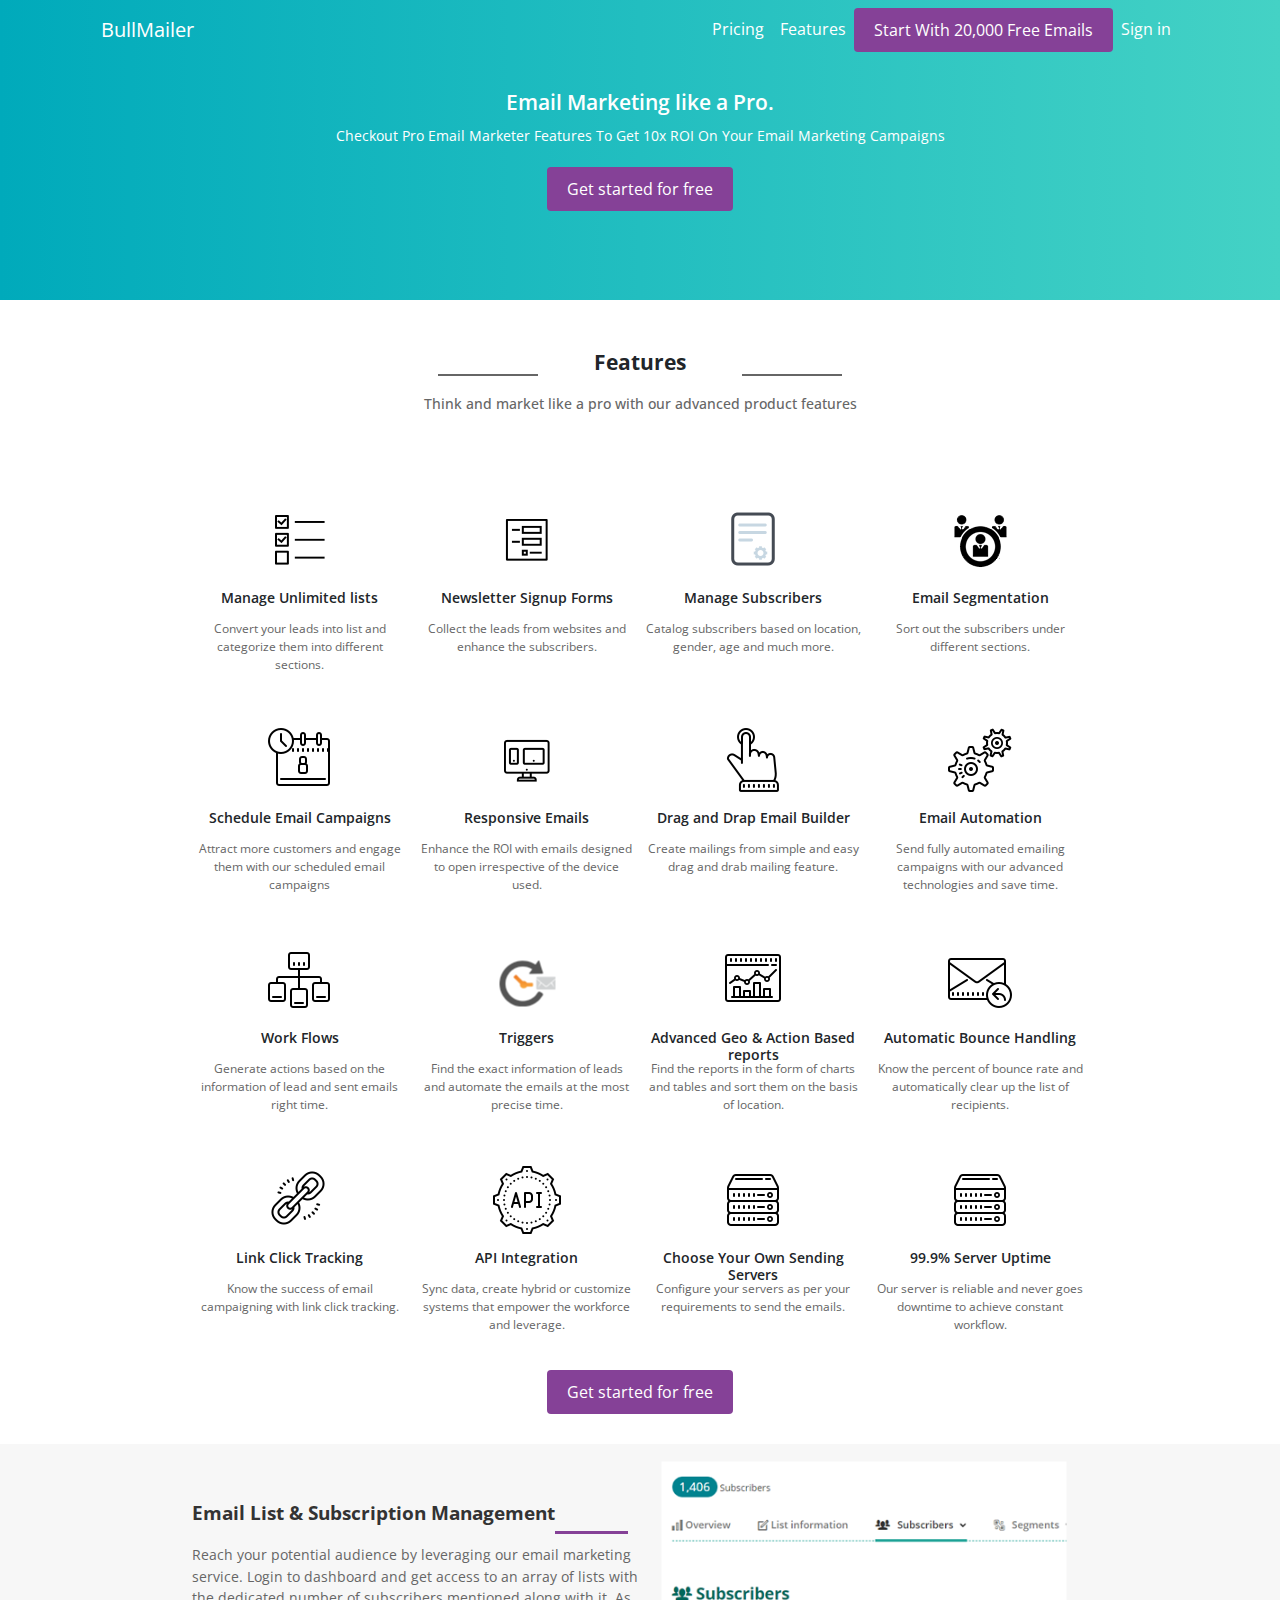
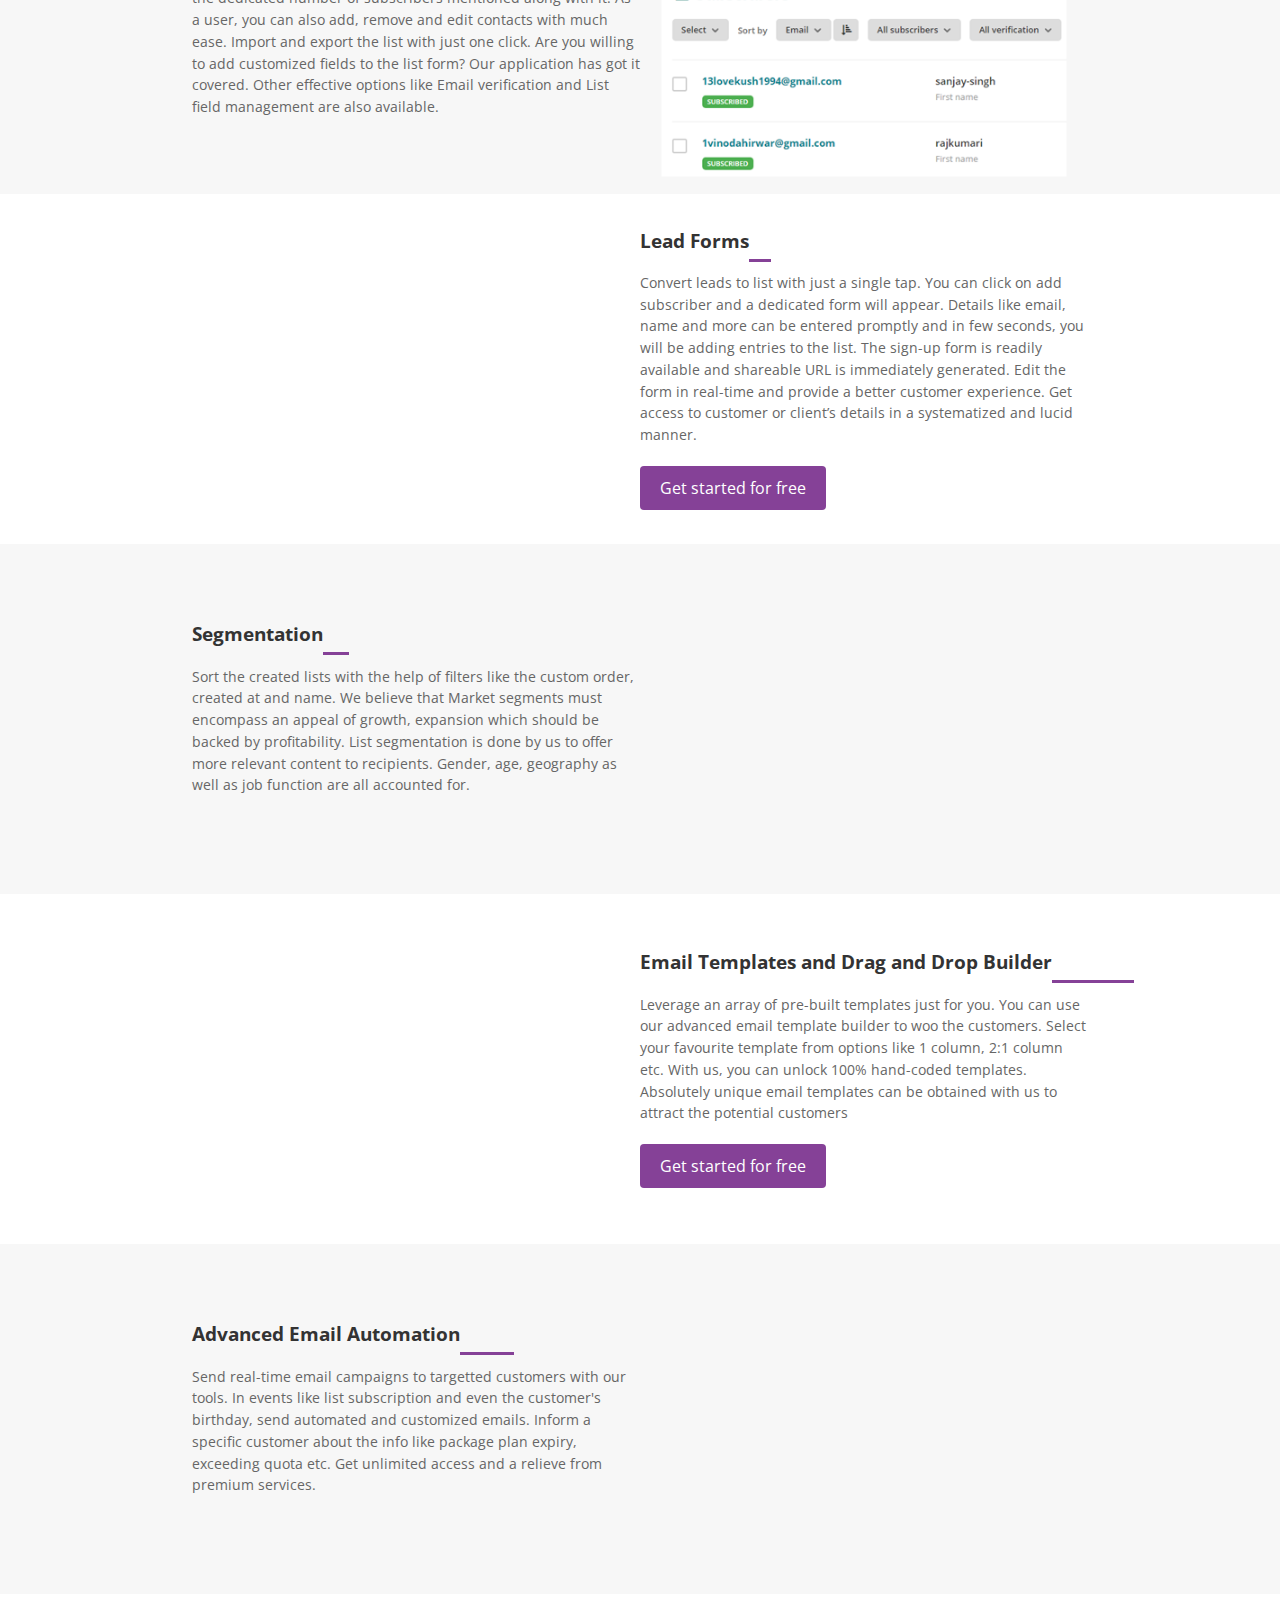
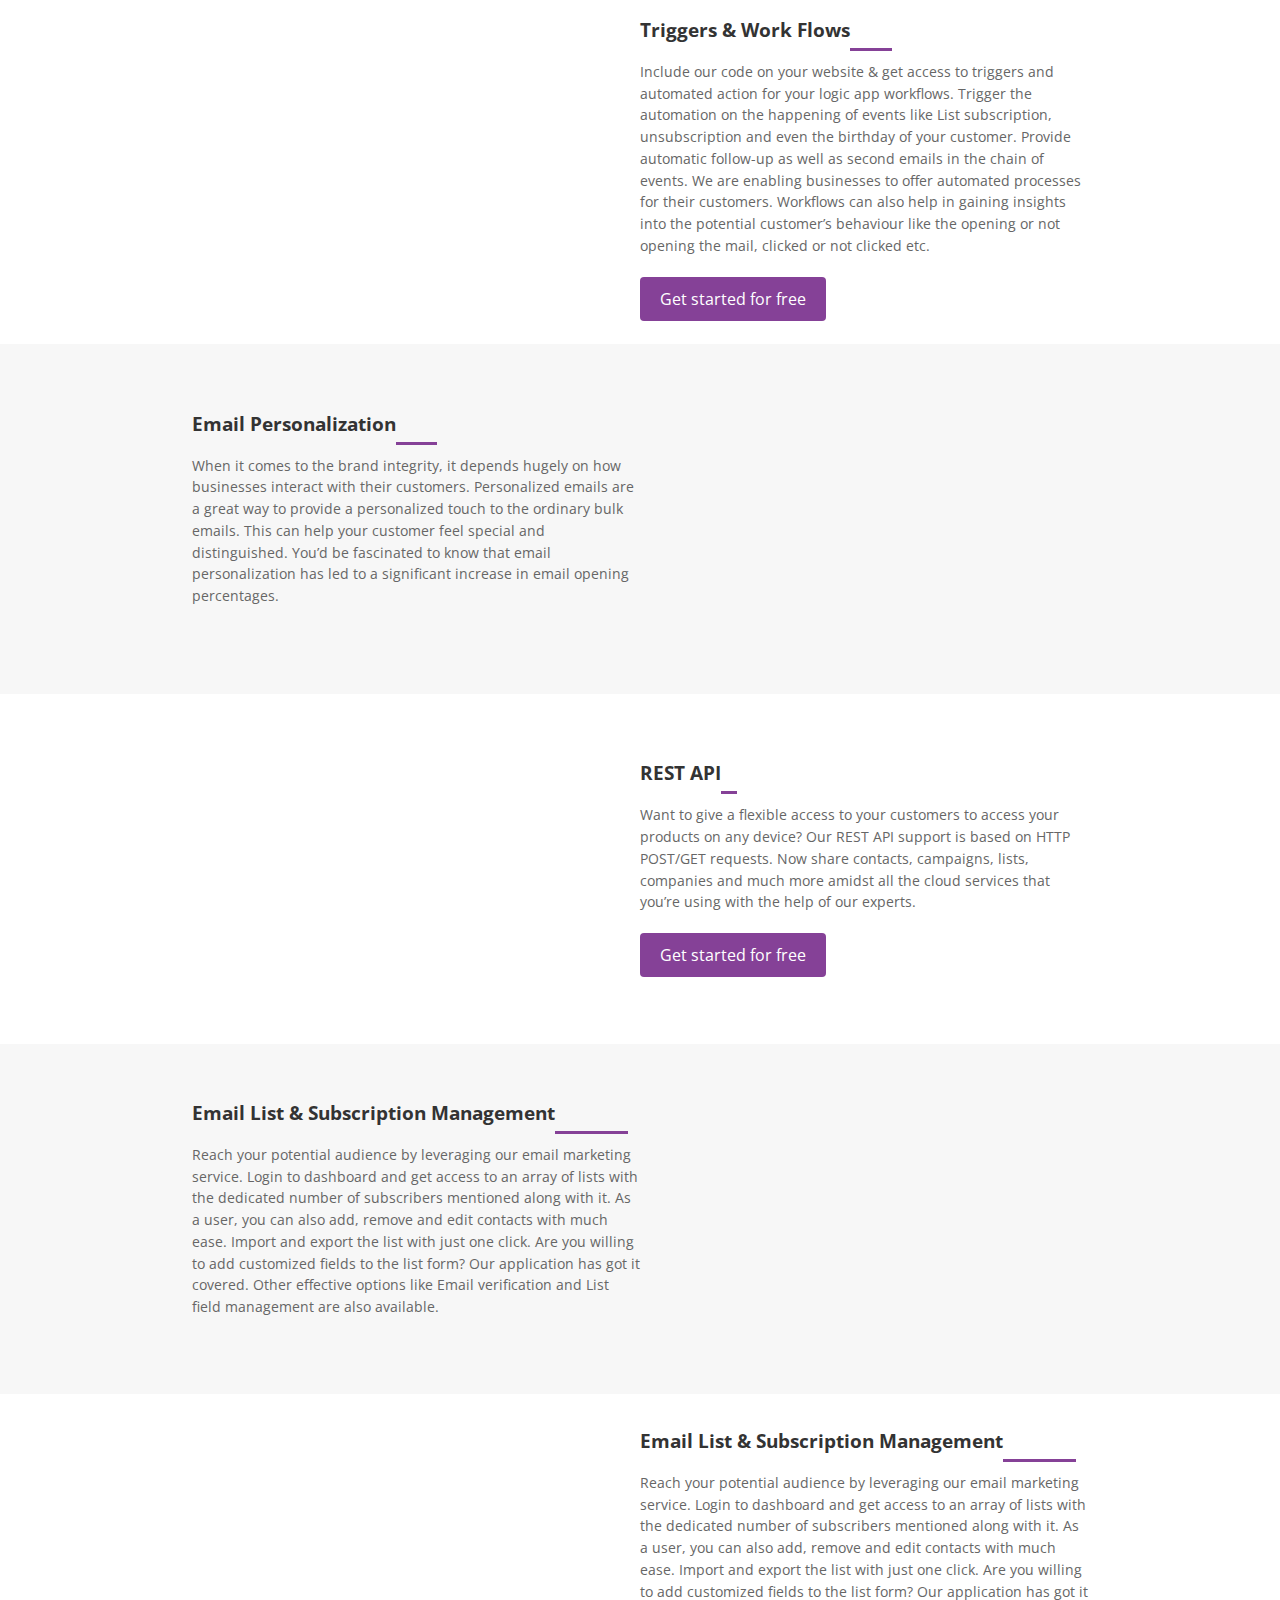
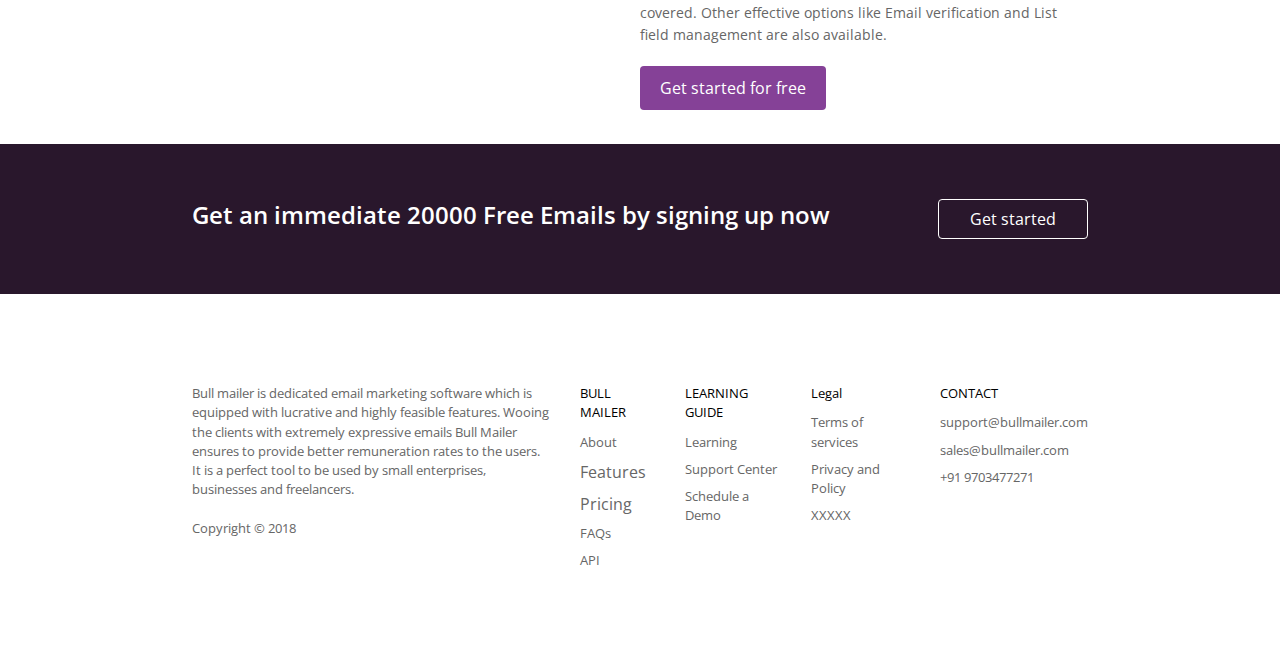
<file: features.html>
<!DOCTYPE html>
<html lang="en">

<head>
  <meta charset="UTF-8">
  <meta name="viewport" content="width=device-width, initial-scale=1.0">
  <meta http-equiv="X-UA-Compatible" content="ie=edge">
  <title>BullMailer - Features</title>
  <link rel="stylesheet" href="https://stackpath.bootstrapcdn.com/bootstrap/4.1.1/css/bootstrap.min.css">


    <script src="https://code.jquery.com/jquery-3.3.1.slim.min.js"></script>
    <script src="https://cdnjs.cloudflare.com/ajax/libs/popper.js/1.14.3/umd/popper.min.js"></script>
    <script src="https://stackpath.bootstrapcdn.com/bootstrap/4.1.1/js/bootstrap.min.js"></script>


  <link rel="stylesheet" href="css/global.css">
  <link rel="stylesheet" href="css/features.css">
</head>

<body>
    <!-- <header class="main-header fixed-header">
        <div class="header-core">
            <div class="header-left">
                <h1>
                    <a href="index.html">
                        BullMailer
                    </a>
                </h1>
            </div>
            <div class="header-right">
                <nav class="main-nav">
                    <ul class="nav-ul">
                        <li>
                            <a href="pricing.html">
                                Pricing
                            </a>
                        </li>
                        <li>
                            <a href="features.html">
                                Features
                            </a>
                        </li>
                        <li>
                            <button class="try-free-btn get-started-trig-btn">
                                <a href="http://customers.bullmailer.com/subscriptions/register/58bd48f91fcab">
                                    Start With 20,000 Free Emails
                                </a>
                            </button>
                        </li>
                        <li>
                            <a href="#">
                                Sign in
                            </a>
                        </li>
                    </ul>
                </nav>
            </div>
        </div>
        </header>
  <div class="fvp">
    <div class="fvp-core">
      <header class="main-header">
        <div class="header-left">
          <h1>
            <a href="index.html">
                            BullMailer
             </a>
          </h1>
        </div>
        <div class="header-right">
          <nav class="main-nav">
            <ul class="nav-ul">
              <li>
                <a href="pricing.html">
                  Pricing
                </a>
              </li>
              <li class="page-select-li">
                <a href="features.html">
                  Features
                </a>
              </li>
              <li>
                <button class="try-free-btn get-started-trig-btn">
                  <a href="http://customers.bullmailer.com/subscriptions/register/58bd48f91fcab">
                    Start With 20,000 Free Emails
                  </a>
                </button>
              </li>
              <li>
                <a href="#">
                  Sign in
                </a>
              </li>
            </ul>
          </nav>
        </div>
      </header>
      <div class="main-cont">
        <h2 class="main-title">
          Email Marketing like a Pro.
        </h2>
        <p class="main-p">
          Checkout Pro Email Marketer Features To Get 10x ROI On Your Email Marketing Campaigns
        </p>
        <button class="get-started-trig-btn">
          <a href="http://customers.bullmailer.com/subscriptions/register/58bd48f91fcab">
            Get started for free
          </a>
        </button>
      </div>
    </div>
  </div> -->
  <div class="fvp">

      <div class="container">
          <nav class="navbar  navbar-expand-sm navbar-light bg-light">
                  <a class="navbar-brand" href="index.html">
                          BullMailer
                      </a>
              <button class="navbar-toggler" type="button" data-toggle="collapse" data-target="#navbarSupportedContent" aria-controls="navbarSupportedContent"
                  aria-expanded="false" aria-label="Toggle navigation">
                  <span class="navbar-toggler-icon"></span>
              </button>

              <div class="collapse navbar-collapse" id="navbarSupportedContent">
                  <ul class="navbar-nav mr-auto pull-right">
                      <li class="nav-item active">
                          <a class="nav-link" href="pricing.html">
                              Pricing
                          </a>
                      </li>
                      <li class="nav-item">
                          <a class="nav-link" href="features.html">
                              Features
                          </a>
                      </li>

                      <li class="nav-item">
                          <button class="try-free-btn get-started-trig-btn">
                              <a href="http://customers.bullmailer.com/subscriptions/register/58bd48f91fcab">
                                  Start With 20,000 Free Emails
                              </a>
                          </button>
                      </li>
                      <li class="nav-item">
                              <a class="nav-link" href="#">
                                  Sign in
                              </a>
                          </li>
                  </ul>
                  </form>
              </div>
          </nav>

          <div class="main-cont">
              <h2 class="main-title">
                Email Marketing like a Pro.
              </h2>
              <p class="main-p">
                Checkout Pro Email Marketer Features To Get 10x ROI On Your Email Marketing Campaigns
              </p>
              <button class="get-started-trig-btn">
                <a href="http://customers.bullmailer.com/subscriptions/register/58bd48f91fcab">
                  Get started for free
                </a>
              </button>
            </div>
 
      </div>
  </div>
  </div>

  <div class="svp">
    <div class="svp-core">
      <div class="tvp-title-div">
        <h3 class="tvp-title">
          Features
        </h3>
        <h6 class="tvp-cap">
          Think and market like a pro with our advanced product features
        </h6>
      </div>

      <div class="boxes-core">
        <div class="box-row">

          <div class="box">
            <div class="box-img-div">
              <img src="./img/email-list.png" alt="" class="center box-img">
            </div>
            <div class="box-title-div">
              <h3 class="box-title">
                Manage Unlimited lists
              </h3>
            </div>
            <div class="box-desc-div">
              <p class="box-desc">
                Convert your leads into list and categorize them into different sections.
              </p>
            </div>
          </div>
          <div class="box">
            <div class="box-img-div">
              <img src="./img/form.png" alt="" class="center box-img">
            </div>
            <div class="box-title-div">
              <h3 class="box-title">
                Newsletter Signup Forms
              </h3>
            </div>
            <div class="box-desc-div">
              <p class="box-desc">
                Collect the leads from websites and enhance the subscribers.
              </p>
            </div>
          </div>
          <div class="box">
            <div class="box-img-div">
              <img src="./img/manage.png" alt="" class="center box-img">
            </div>
            <div class="box-title-div">
              <h3 class="box-title">
                Manage Subscribers
              </h3>
            </div>
            <div class="box-desc-div">
              <p class="box-desc">
                Catalog subscribers based on location, gender, age and much more.
              </p>
            </div>
          </div>
          <div class="box">
            <div class="box-img-div">
              <img src="./img/segment.png" alt="" class="center box-img">
            </div>
            <div class="box-title-div">
              <h3 class="box-title">
                Email Segmentation
              </h3>
            </div>
            <div class="box-desc-div">
              <p class="box-desc">
                Sort out the subscribers under different sections.
              </p>
            </div>
          </div>

        </div>
        <div class="box-row">

          <div class="box">
            <div class="box-img-div">
              <img src="./img/Schedule.png" alt="" class="center box-img">
            </div>
            <div class="box-title-div">
              <h3 class="box-title">
                Schedule Email Campaigns
              </h3>
            </div>
            <div class="box-desc-div">
              <p class="box-desc">
                Attract more customers and engage them with our scheduled email campaigns
              </p>
            </div>
          </div>
          <div class="box">
            <div class="box-img-div">
              <img src="./img/Responsive.png" alt="" class="center box-img">
            </div>
            <div class="box-title-div">
              <h3 class="box-title">
                Responsive Emails
              </h3>
            </div>
            <div class="box-desc-div">
              <p class="box-desc">
                Enhance the ROI with emails designed to open irrespective of the device used.
              </p>
            </div>
          </div>
          <div class="box">
            <div class="box-img-div">
              <img src="./img/drag.png" alt="" class="center box-img">
            </div>
            <div class="box-title-div">
              <h3 class="box-title">
                Drag and Drap Email Builder
              </h3>
            </div>
            <div class="box-desc-div">
              <p class="box-desc">
                Create mailings from simple and easy drag and drab mailing feature.
              </p>
            </div>
          </div>
          <div class="box">
            <div class="box-img-div">
              <img src="./img/automation2.png" alt="" class="center box-img">
            </div>
            <div class="box-title-div">
              <h3 class="box-title">
                Email Automation
              </h3>
            </div>
            <div class="box-desc-div">
              <p class="box-desc">
                Send fully automated emailing campaigns with our advanced technologies and save time.
              </p>
            </div>
          </div>

        </div>
        <div class="box-row">

          <div class="box">
            <div class="box-img-div">
              <img src="./img/workflow1.png" alt="" class="center box-img">
            </div>
            <div class="box-title-div">
              <h3 class="box-title">
                Work Flows
              </h3>
            </div>
            <div class="box-desc-div">
              <p class="box-desc">
                Generate actions based on the information of lead and sent emails right time.
              </p>
            </div>
          </div>
          <div class="box">
            <div class="box-img-div">
              <img src="./img/trigger.png" alt="" class="center box-img">
            </div>
            <div class="box-title-div">
              <h3 class="box-title">
                Triggers
              </h3>
            </div>
            <div class="box-desc-div">
              <p class="box-desc">
                Find the exact information of leads and automate the emails at the most precise time.
              </p>
            </div>
          </div>
          <div class="box">
            <div class="box-img-div">
              <img src="./img/reports1.png" alt="" class="center box-img">
            </div>
            <div class="box-title-div">
              <h3 class="box-title">
                Advanced Geo & Action Based reports
              </h3>
            </div>
            <div class="box-desc-div">
              <p class="box-desc">
                Find the reports in the form of charts and tables and sort them on the basis of location.
              </p>
            </div>
          </div>
          <div class="box">
            <div class="box-img-div">
              <img src="./img/bounce.png" alt="" class="center box-img">
            </div>
            <div class="box-title-div">
              <h3 class="box-title">
                Automatic Bounce Handling
              </h3>
            </div>
            <div class="box-desc-div">
              <p class="box-desc">
                Know the percent of bounce rate and automatically clear up the list of recipients.
              </p>
            </div>
          </div>

        </div>
        <div class="box-row">

          <div class="box">
            <div class="box-img-div">
              <img src="./img/link.png" alt="" class="center box-img">
            </div>
            <div class="box-title-div">
              <h3 class="box-title">
                Link Click Tracking
              </h3>
            </div>
            <div class="box-desc-div">
              <p class="box-desc">
                Know the success of email campaigning with link click tracking.
              </p>
            </div>
          </div>
          <div class="box">
            <div class="box-img-div">
              <img src="./img/api.png" alt="" class="center box-img">
            </div>
            <div class="box-title-div">
              <h3 class="box-title">
                API Integration
              </h3>
            </div>
            <div class="box-desc-div">
              <p class="box-desc">
                Sync data, create hybrid or customize systems that empower the workforce and leverage.
              </p>
            </div>
          </div>
          <div class="box">
            <div class="box-img-div">
              <img src="./img/server.png" alt="" class="center box-img">
            </div>
            <div class="box-title-div">
              <h3 class="box-title">
                Choose Your Own Sending Servers
              </h3>
            </div>
            <div class="box-desc-div">
              <p class="box-desc">
                Configure your servers as per your requirements to send the emails.
              </p>
            </div>
          </div>
          <div class="box">
            <div class="box-img-div">
              <img src="./img/server.png" alt="" class="center box-img">
            </div>
            <div class="box-title-div">
              <h3 class="box-title">
                99.9% Server Uptime
              </h3>
            </div>
            <div class="box-desc-div">
              <p class="box-desc">
                Our server is reliable and never goes downtime to achieve constant workflow.
              </p>
            </div>
          </div>

        </div>
      </div>
      <button class="get-started-trig-btn">
        <a href="http://customers.bullmailer.com/subscriptions/register/58bd48f91fcab">
          Get started for free
        </a>
      </button>
    </div>
  </div>
  <div class="tvp">
    <div class="tvp-core">

      <section class="tvp-section">
        <div class="sec-core sec-c">
          <div class="sec-left">
            <h2 class="sec-h s-h">
              Email List &amp; Subscription Management
            </h2>
            <p class="sec-p">
              Reach your potential audience by leveraging our email marketing service. Login to dashboard and get access to an array of
              lists with the dedicated number of subscribers mentioned along with it. As a user, you can also add, remove
              and edit contacts with much ease. Import and export the list with just one click. Are you willing to add customized
              fields to the list form? Our application has got it covered. Other effective options like Email verification
              and List field management are also available.
            </p>
          </div>
          <div class="sec-right">
            <img src="./img/sub.png" alt="" class="center box-imgg">
          </div>
        </div>
      </section>
      <section class="tvp-section alt-section">
        <div class="sec-core">
          <div class="sec-left left">

          </div>
          <div class="sec-right">
            <h2 class="sec-h">
              Lead Forms
            </h2>
            <p class="sec-p">
              Convert leads to list with just a single tap. You can click on add subscriber and a dedicated form will appear. Details like
              email, name and more can be entered promptly and in few seconds, you will be adding entries to the list. The
              sign-up form is readily available and shareable URL is immediately generated. Edit the form in real-time and
              provide a better customer experience. Get access to customer or client’s details in a systematized and lucid
              manner.
            </p>
            <button class="get-started-trig-btn">
              <a href="http://customers.bullmailer.com/subscriptions/register/58bd48f91fcab">
                Get started for free
              </a>
            </button>
          </div>
        </div>
      </section>
      <section class="tvp-section">
        <div class="sec-core">
          <div class="sec-left">
            <h2 class="sec-h">
              Segmentation
            </h2>
            <p class="sec-p">
              Sort the created lists with the help of filters like the custom order, created at and name. We believe that Market segments
              must encompass an appeal of growth, expansion which should be backed by profitability. List segmentation is
              done by us to offer more relevant content to recipients. Gender, age, geography as well as job function are
              all accounted for.
            </p>
          </div>
          <div class="sec-right right">

          </div>
        </div>
      </section>
      <section class="tvp-section alt-section">
        <div class="sec-core">
          <div class="sec-left left">

          </div>
          <div class="sec-right">
            <h2 class="sec-h">
              Email Templates and Drag and Drop Builder

            </h2>
            <p class="sec-p">
              Leverage an array of pre-built templates just for you. You can use our advanced email template builder to woo the customers.
              Select your favourite template from options like 1 column, 2:1 column etc. With us, you can unlock 100% hand-coded
              templates. Absolutely unique email templates can be obtained with us to attract the potential customers
            </p>
            <button class="get-started-trig-btn">
              <a href="http://customers.bullmailer.com/subscriptions/register/58bd48f91fcab">
                Get started for free
              </a>
            </button>
          </div>
        </div>
      </section>
      <section class="tvp-section">
        <div class="sec-core">
          <div class="sec-left">
            <h2 class="sec-h">
              Advanced Email Automation
            </h2>
            <p class="sec-p">
              Send real-time email campaigns to targetted customers with our tools. In events like list subscription and even the customer's
              birthday, send automated and customized emails. Inform a specific customer about the info like package plan
              expiry, exceeding quota etc. Get unlimited access and a relieve from premium services.
            </p>
          </div>
          <div class="sec-right right">

          </div>
        </div>
      </section>
      <section class="tvp-section alt-section">
        <div class="sec-core">
          <div class="sec-left left">

          </div>
          <div class="sec-right">
            <h2 class="sec-h">
              Triggers & Work Flows

            </h2>
            <p class="sec-p">
              Include our code on your website & get access to triggers and automated action for your logic app workflows. Trigger the
              automation on the happening of events like List subscription, unsubscription and even the birthday of your
              customer. Provide automatic follow-up as well as second emails in the chain of events. We are enabling businesses
              to offer automated processes for their customers. Workflows can also help in gaining insights into the potential
              customer’s behaviour like the opening or not opening the mail, clicked or not clicked etc.
            </p>
            <button class="get-started-trig-btn">
              <a href="http://customers.bullmailer.com/subscriptions/register/58bd48f91fcab">
                Get started for free
              </a>
            </button>
          </div>
        </div>
      </section>
      <section class="tvp-section">
        <div class="sec-core">
          <div class="sec-left">
            <h2 class="sec-h">
              Email Personalization
            </h2>
            <p class="sec-p">
              When it comes to the brand integrity, it depends hugely on how businesses interact with their customers. Personalized emails
              are a great way to provide a personalized touch to the ordinary bulk emails. This can help your customer feel
              special and distinguished. You’d be fascinated to know that email personalization has led to a significant
              increase in email opening percentages.
            </p>
          </div>
          <div class="sec-right right">

          </div>
        </div>
      </section>
      <section class="tvp-section alt-section">
        <div class="sec-core">
          <div class="sec-left left">

          </div>
          <div class="sec-right">
            <h2 class="sec-h">
              REST API
            </h2>
            <p class="sec-p">
              Want to give a flexible access to your customers to access your products on any device? Our REST API support is based on
              HTTP POST/GET requests. Now share contacts, campaigns, lists, companies and much more amidst all the cloud
              services that you’re using with the help of our experts.
            </p>
            <button class="get-started-trig-btn">
              <a href="http://customers.bullmailer.com/subscriptions/register/58bd48f91fcab">
                Get started for free
              </a>
            </button>
            
          </div>
        </div>
      </section>
      <section class="tvp-section">
        <div class="sec-core">
          <div class="sec-left">
            <h2 class="sec-h">
              Email List &amp; Subscription Management
            </h2>
            <p class="sec-p">
              Reach your potential audience by leveraging our email marketing service. Login to dashboard and get access to an array of
              lists with the dedicated number of subscribers mentioned along with it. As a user, you can also add, remove
              and edit contacts with much ease. Import and export the list with just one click. Are you willing to add customized
              fields to the list form? Our application has got it covered. Other effective options like Email verification
              and List field management are also available.
            </p>
            
          </div>
          <div class="sec-right right">

          </div>
        </div>
      </section>
      <section class="tvp-section alt-section">
        <div class="sec-core">
          <div class="sec-left left">

          </div>
          <div class="sec-right">
            <h2 class="sec-h">
              Email List &amp; Subscription Management
            </h2>
            <p class="sec-p">
              Reach your potential audience by leveraging our email marketing service. Login to dashboard and get access to an array of
              lists with the dedicated number of subscribers mentioned along with it. As a user, you can also add, remove
              and edit contacts with much ease. Import and export the list with just one click. Are you willing to add customized
              fields to the list form? Our application has got it covered. Other effective options like Email verification
              and List field management are also available.
            </p>
            <button class="get-started-trig-btn">
              <a href="http://customers.bullmailer.com/subscriptions/register/58bd48f91fcab">
                Get started for free
              </a>
            </button>
          </div>
        </div>
      </section>
    </div>
  </div>
  <div class="pre-footer">
    <div class="pre-footer-core">
        <div class="pf-left">
            <h6>
                Get an immediate 20000 Free Emails by signing up now
            </h6>
        </div>
        <div class="pf-right">
            <button class="get-started-btn">
                <a href="http://customers.bullmailer.com/subscriptions/register/58bd48f91fcab">
                    Get started
                </a>
            </button>
        </div>
    </div>
</div>
<footer class="main-footer">
    <div class="footer-core">
        <div class="footer-left">
            <p class="footer-p">
                Bull mailer is dedicated email marketing software which is equipped with lucrative and highly feasible features. Wooing the
                clients with extremely expressive emails Bull Mailer ensures to provide better remuneration rates to
                the users. It is a perfect tool to be used by small enterprises, businesses and freelancers.
            </p>
            <p class="copy">
                Copyright &copy; 2018
            </p>
            <ul class="social-icons">
                <li>
                    <i class="fab fa-facebook-f"></i>
                </li>
                <li>
                    <i class="fab fa-twitter"></i>
                </li>
                <li>
                    <i class="fab fa-linkedin-in"></i>
                </li>
            </ul>
        </div>
        <div class="footer-right">

            <div class="list">
                <ul>
                    <li class="f-li-head">
                        BULL MAILER
                    </li>
                    <li>
                        About
                    </li>
                    <li>
                      <a href="features.html">Features</a>
                    </li>
                    <li>
                      <a href="Pricing.html">Pricing</a>
                    </li>
                    <li>
                        FAQs
                    </li>
                    <li>
                        API
                    </li>
                </ul>
            </div>
            <div class="list">
                <ul>
                    <li class="f-li-head">
                        LEARNING GUIDE
                    </li>
                    <li>
                        Learning
                    </li>
                    <li>
                        Support Center
                    </li>
                    <li>
                        Schedule a Demo
                    </li>
                </ul>
            </div>
            <div class="list">
                <ul>
                    <li class="f-li-head">
                        Legal
                    </li>
                    <li>
                        Terms of services
                    </li>
                    <li>
                        Privacy and Policy
                    </li>
                    <li>
                        XXXXX
                    </li>
                </ul>
            </div>
            <div class="list">
                <ul>
                    <li class="f-li-head">
                        CONTACT
                    </li>
                    <li>
                        support@bullmailer.com
                    </li>
                    <li>
                        sales@bullmailer.com
                    </li>
                    <li>
                        +91 9703477271
                    </li>
                </ul>
            </div>

        </div>
    </div>
</footer>
<script src="./js/jquery.min.js"></script>
<script>
   $(window).scroll(function(){
            if($(window).scrollTop() > 10) {
                $('.fixed-header').css({'top':'0'});
            }else {
                $('.fixed-header').css({'top':'-100px   '});
            }
        });
</script>
<!-- Global site tag (gtag.js) - Google Analytics -->
<script async src="https://www.googletagmanager.com/gtag/js?id=UA-80279465-3"></script>
<script>
  window.dataLayer = window.dataLayer || [];
  function gtag(){dataLayer.push(arguments);}
  gtag('js', new Date());

  gtag('config', 'UA-80279465-3');
</script>
<!--Start of Tawk.to Script-->
<script type="text/javascript">
var Tawk_API=Tawk_API||{}, Tawk_LoadStart=new Date();
(function(){
var s1=document.createElement("script"),s0=document.getElementsByTagName("script")[0];
s1.async=true;
s1.src='https://embed.tawk.to/5b094ca98859f57bdc7b9428/default';
s1.charset='UTF-8';
s1.setAttribute('crossorigin','*');
s0.parentNode.insertBefore(s1,s0);
})();
</script>
<!--End of Tawk.to Script-->
</body>

</html>
</file>
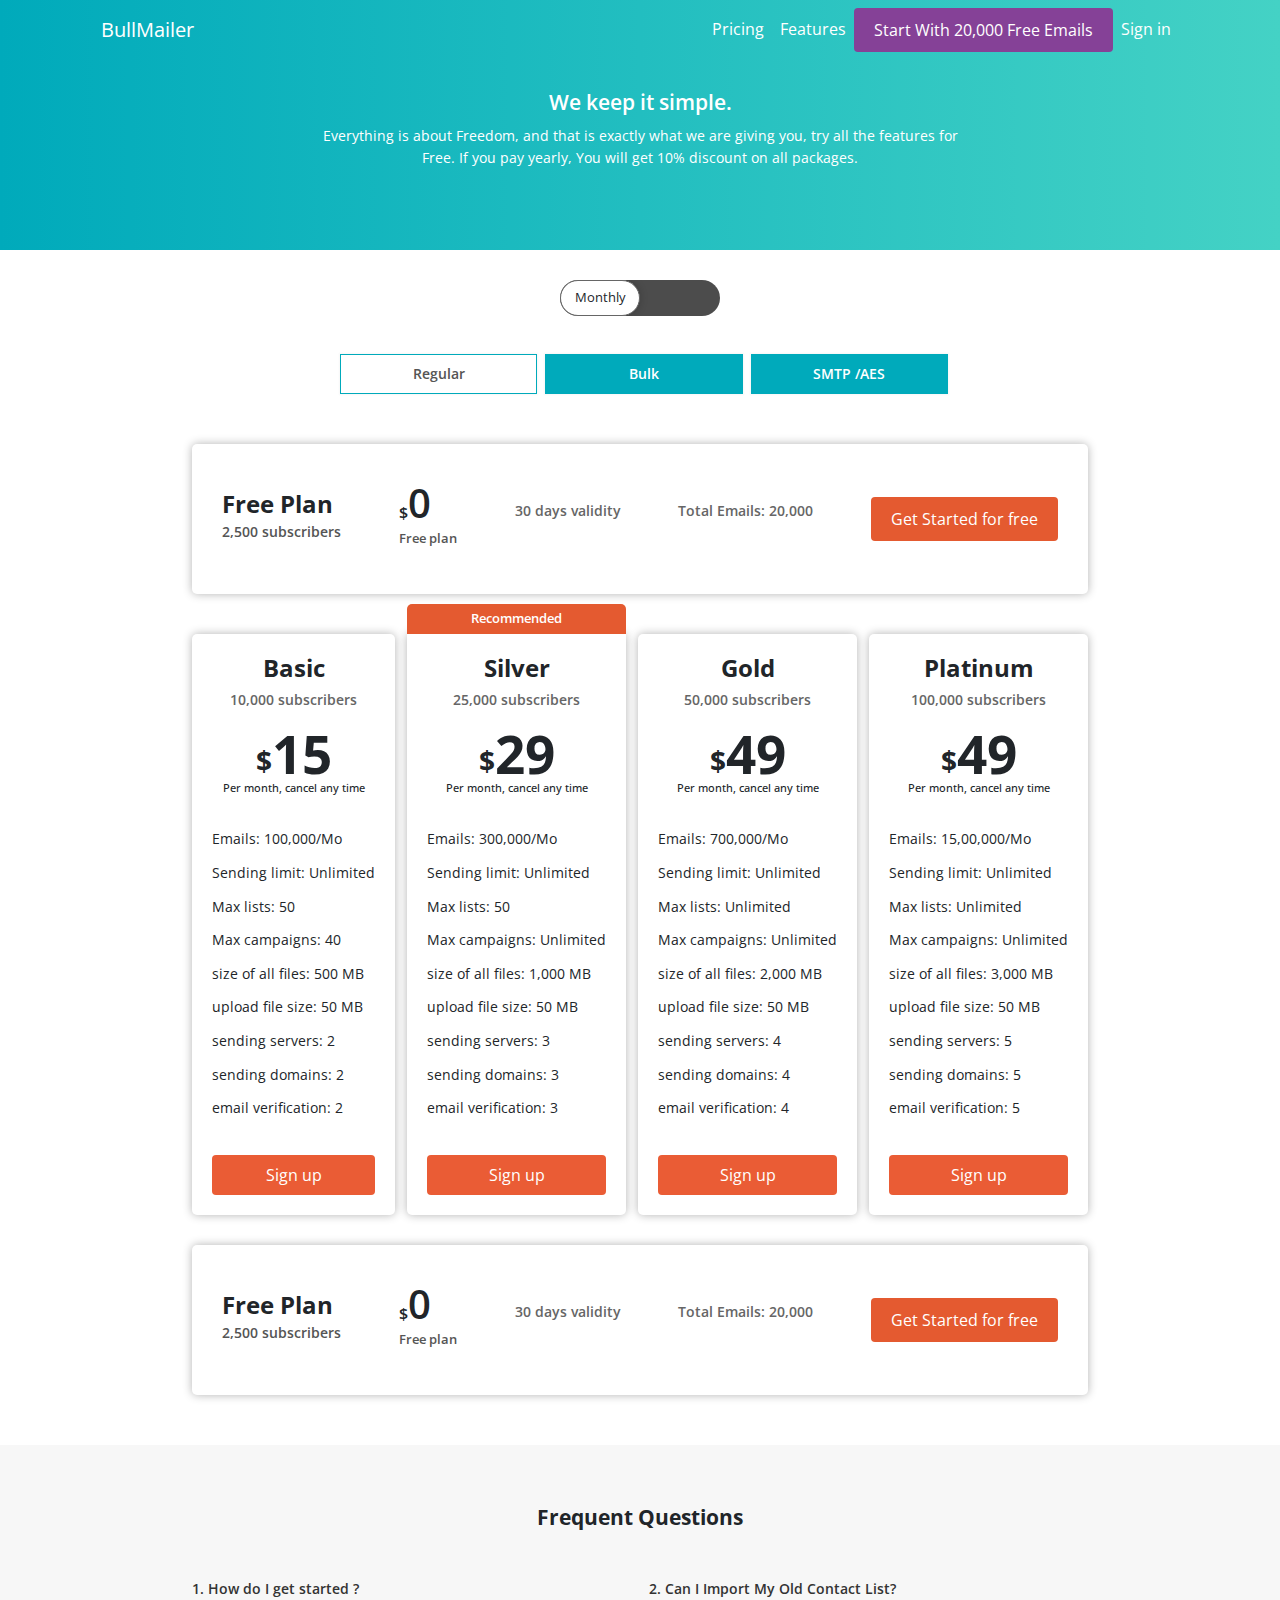
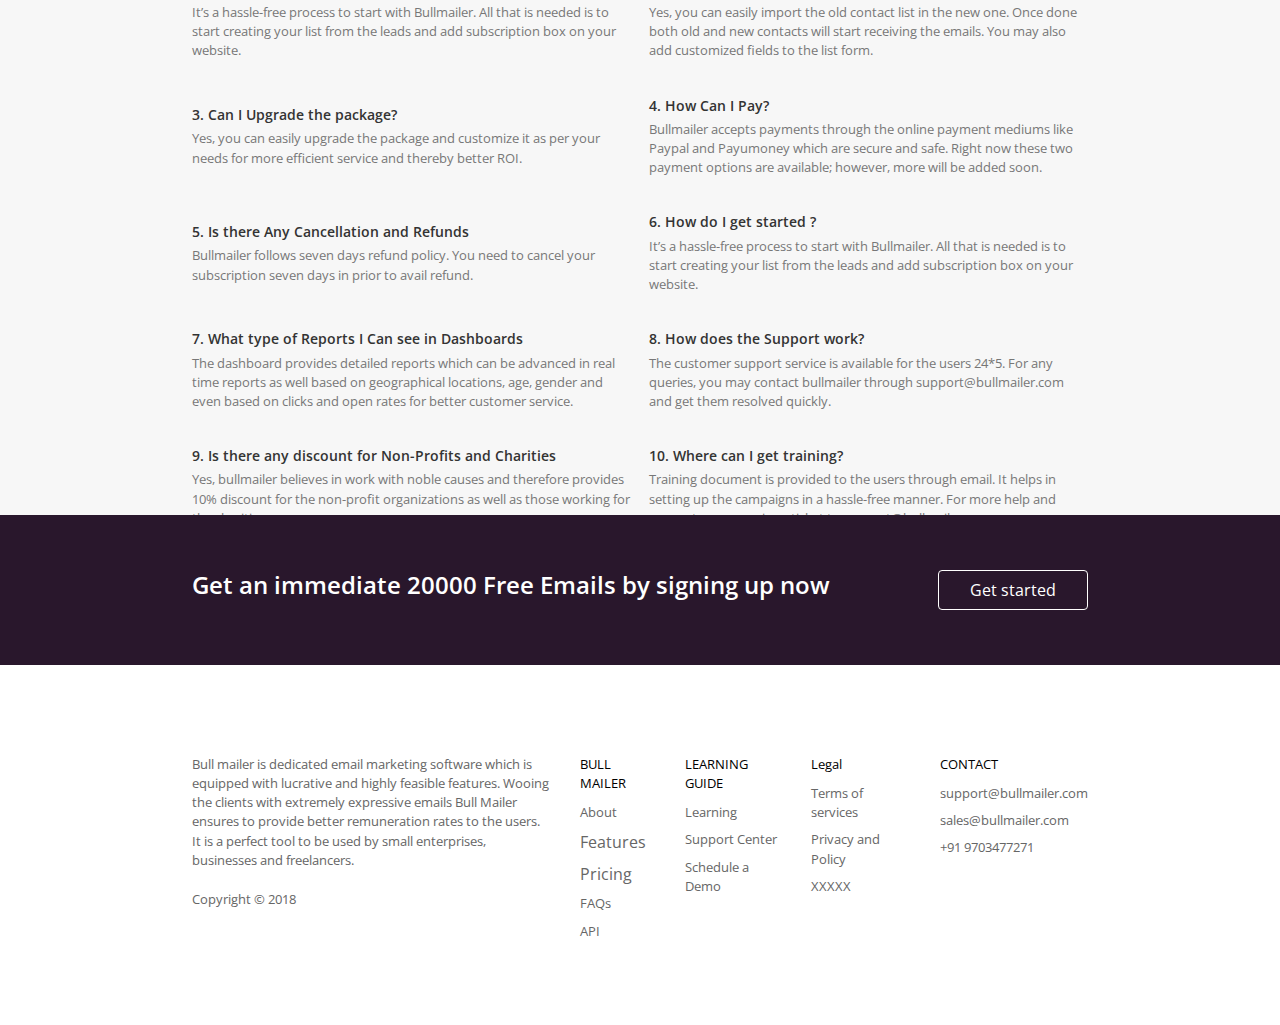
<file: pricing.html>
<!DOCTYPE html>
<html lang="en">

<head>
    <meta charset="UTF-8">
    <meta name="viewport" content="width=device-width, initial-scale=1.0">
    <meta http-equiv="X-UA-Compatible" content="ie=edge">
    <title>BullMailer - Pricing</title>
    <link rel="stylesheet" href="https://stackpath.bootstrapcdn.com/bootstrap/4.1.1/css/bootstrap.min.css">


    <script src="https://code.jquery.com/jquery-3.3.1.slim.min.js"></script>
    <script src="https://cdnjs.cloudflare.com/ajax/libs/popper.js/1.14.3/umd/popper.min.js"></script>
    <script src="https://stackpath.bootstrapcdn.com/bootstrap/4.1.1/js/bootstrap.min.js"></script>



    <link rel="stylesheet" href="css/global.css">
    <link rel="stylesheet" href="css/pricing.css">
    <!-- Font awesome -->
    <link rel="stylesheet" href="https://use.fontawesome.com/releases/v5.0.13/css/all.css" integrity="sha384-DNOHZ68U8hZfKXOrtjWvjxusGo9WQnrNx2sqG0tfsghAvtVlRW3tvkXWZh58N9jp"
        crossorigin="anonymous">
</head>

<body>
        <!-- <header class="main-header fixed-header">
                <div class="header-core">
                    <div class="header-left">
                        <h1>
                            <a href="index.html">
                                BullMailer
                            </a>
                        </h1>
                    </div>
                    <div class="header-right">
                        <nav class="main-nav">
                            <ul class="nav-ul">
                                <li>
                                    <a href="pricing.html">
                                        Pricing
                                    </a>
                                </li>
                                <li>
                                    <a href="features.html">
                                        Features
                                    </a>
                                </li>
                                <li>
                                    <button class="try-free-btn get-started-trig-btn">
                                        <a href="http://customers.bullmailer.com/subscriptions/register/58bd48f91fcab">
                                            Start With 20,000 Free Emails
                                        </a>
                                    </button>
                                </li>
                                <li>
                                    <a href="#">
                                        Sign in
                                    </a>
                                </li>
                            </ul>
                        </nav>
                    </div>
                </div>
                </header>
    <div class="fvp">
        <div class="fvp-core">
            <header class="main-header">
                <div class="header-left">
                    <h1>
                        <a href="index.html">
                            BullMailer
                        </a>
                    </h1>
                </div>
                <div class="header-right">
                    <nav class="main-nav">
                        <ul class="nav-ul">
                            <li class="page-select-li">
                                <a href="#">
                                    Pricing
                                </a>
                            </li>
                            <li>
                                <a href="features.html">
                                    Features
                                </a>
                            </li>
                            <li>
                                <button class="try-free-btn get-started-trig-btn">
                                    <a href="http://customers.bullmailer.com/subscriptions/register/58bd48f91fcab">
                                        Start With 20,000 Free Emails
                                    </a>
                                </button>
                            </li>
                            <li>
                                <a href="#">
                                    Sign in
                                </a>
                            </li>
                        </ul>
                    </nav>
                </div>
            </header>
            <div class="main-cont">
                <h2 class="main-title">
                    We keep it simple.
                </h2>
                <p class="main-p">
                    Everything is about Freedom, and that is exactly what we are giving you, try all the features for Free. If you pay yearly,
                    You will get 10% discount on all packages.
                </p>
            </div>
        </div>
    </div> -->


    <div class="fvp">

            <div class="container">
                <nav class="navbar  navbar-expand-sm navbar-light bg-light">
                        <a class="navbar-brand" href="index.html">
                                BullMailer
                            </a>
                    <button class="navbar-toggler" type="button" data-toggle="collapse" data-target="#navbarSupportedContent" aria-controls="navbarSupportedContent"
                        aria-expanded="false" aria-label="Toggle navigation">
                        <span class="navbar-toggler-icon"></span>
                    </button>
    
                    <div class="collapse navbar-collapse" id="navbarSupportedContent">
                        <ul class="navbar-nav mr-auto pull-right">
                            <li class="nav-item active">
                                <a class="nav-link" href="pricing.html">
                                    Pricing
                                </a>
                            </li>
                            <li class="nav-item">
                                <a class="nav-link" href="features.html">
                                    Features
                                </a>
                            </li>
    
                            <li class="nav-item">
                                <button class="try-free-btn get-started-trig-btn">
                                    <a href="http://customers.bullmailer.com/subscriptions/register/58bd48f91fcab">
                                        Start With 20,000 Free Emails
                                    </a>
                                </button>
                            </li>
                            <li class="nav-item">
                                    <a class="nav-link" href="#">
                                        Sign in
                                    </a>
                                </li>
                        </ul>
                        </form>
                    </div>
                </nav>
                <div class="main-cont">
                        <h2 class="main-title">
                            We keep it simple.
                        </h2>
                        <p class="main-p">
                            Everything is about Freedom, and that is exactly what we are giving you, try all the features for Free. If you pay yearly,
                            You will get 10% discount on all packages.
                        </p>
                    </div>
           
            </div>
        </div>
        </div>
    
    <div class="svp">
        <div class="svp-core">
            <div class="toggle-btn-div">
                <label>
                    <div class="t-b-back">
                        <input type="checkbox" name="" id="t-b-check" hidden>
                        <div class="t-b-on">
                            Monthly
                        </div>
                    </div>
                </label>
            </div>
            <div class="plan-divs">
                <div class="plan-div">
                    <div class="tabs-con">
                        <button class="p-tabs btn-regular btn-l selected-tab">
                            Regular
                        </button>

                        <button class="p-tabs btn-bulk btn-l">
                            Bulk
                        </button>

                        <button class="p-tabs btn-smtp btn-l">
                            SMTP /AES
                        </button>
                    </div>
                    <div class="tabs-content">
                        <div class="tab-cont reg-cont">
                            <div class="top-box">
                                <div class="tb-div">
                                    <h5 class="tb-l-title">Free Plan</h5>
                                    <h6 class="tb-l-desc">2,500 subscribers</h6>
                                </div>
                                <div class="tb-div">
                                    <h5 class="tb-l-title-dlr">
                                        <span class="dlr">$</span>
                                        <span class="dlr-num">
                                            0
                                        </span>
                                    </h5>
                                    <h6 class="tb-l-desc fplan">
                                        Free plan
                                    </h6>
                                </div>
                                <div class="tb-div">
                                    <p class="tb-p">
                                        30 days validity
                                    </p>
                                </div>
                                <div class="tb-div">
                                    <p class="tb-p">
                                        Total Emails: 20,000
                                    </p>
                                </div>
                                <div class="tb-div">
                                    <button class="get-started-trig-btn tg-btn">
                                        <a href="http://customers.bullmailer.com/subscriptions/register/58bd48f91fcab">
                                            Get Started for free
                                        </a>
                                    </button>
                                </div>
                            </div>
                            <div class="vertical-tabs-div">
                                <div class="v-tab v-tab-padding">
                                    <h3 class="v-tab-title">
                                        Basic
                                    </h3>
                                    <h4 class="v-tab-cap">
                                        10,000 subscribers
                                    </h4>
                                    <div class="price-div">
                                        <div class="price">
                                            <span class="dlr">$</span>
                                            <span class="dlr-num" id="reg-silver-price">15</span>
                                        </div>
                                        <h6 class="price-tag">
                                            Per month, cancel any time
                                        </h6>
                                    </div>
                                    <div class="p-div">
                                        <ul class="p-ul">
                                            <li>Emails: 100,000/Mo</li>
                                            <li>Sending limit: Unlimited </li>
                                            <li>Max lists: 50</li>
                                            <li>Max campaigns: 40</li>
                                            <li>size of all files: 500 MB</li>
                                            <li>upload file size: 50 MB</li>
                                            <li>sending servers: 2</li>
                                            <li>sending domains: 2</li>
                                            <li>email verification: 2</li>
                                        </ul>
                                    </div>
                                    <div class="signup-btn">
                                        <a href="http://customers.bullmailer.com/subscriptions/register/58bd48f92088f">
                                            Sign up
                                        </a>
                                    </div>
                                </div>
                                <div class="v-tab v-tab-padding">
                                    <div class="rec-band">
                                        Recommended
                                    </div>
                                    <h3 class="v-tab-title">
                                        Silver
                                    </h3>
                                    <h4 class="v-tab-cap">
                                        25,000 subscribers
                                    </h4>
                                    <div class="price-div">
                                        <div class="price">
                                            <span class="dlr">$</span>
                                            <span class="dlr-num" id="reg-gold-price">15</span>
                                        </div>
                                        <h6 class="price-tag">
                                            Per month, cancel any time
                                        </h6>
                                    </div>
                                    <div class="p-div">
                                        <ul class="p-ul">
                                            <li>Emails: 300,000/Mo</li>
                                            <li>Sending limit: Unlimited </li>
                                            <li>Max lists: 50</li>
                                            <li>Max campaigns: Unlimited</li>
                                            <li>size of all files: 1,000 MB</li>
                                            <li>upload file size: 50 MB</li>
                                            <li>sending servers: 3</li>
                                            <li>sending domains: 3</li>
                                            <li>email verification: 3</li>
                                        </ul>
                                    </div>
                                    <div class="signup-btn">
                                        <a href="http://customers.bullmailer.com/subscriptions/register/58bd4b4d0d4c3">
                                            Sign up
                                        </a>
                                    </div>
                                </div>
                                <div class="v-tab v-tab-padding">
                                    <h3 class="v-tab-title">
                                        Gold
                                    </h3>
                                    <h4 class="v-tab-cap">
                                        50,000 subscribers
                                    </h4>
                                    <div class="price-div">
                                        <div class="price">
                                            <span class="dlr">$</span>
                                            <span class="dlr-num" id="reg-plat-price">15</span>
                                        </div>
                                        <h6 class="price-tag">
                                            Per month, cancel any time
                                        </h6>
                                    </div>
                                    <div class="p-div">
                                        <ul class="p-ul">
                                            <li>Emails: 700,000/Mo</li>
                                            <li>Sending limit: Unlimited </li>
                                            <li>Max lists: Unlimited</li>
                                            <li>Max campaigns: Unlimited</li>
                                            <li>size of all files: 2,000 MB</li>
                                            <li>upload file size: 50 MB</li>
                                            <li>sending servers: 4</li>
                                            <li>sending domains: 4</li>
                                            <li>email verification: 4</li>
                                        </ul>
                                    </div>
                                    <div class="signup-btn">
                                        <a href="http://customers.bullmailer.com/subscriptions/register/5afb02f51e2a7">
                                            Sign up
                                        </a>
                                    </div>
                                </div>
                                <div class="v-tab v-tab-padding">
                                    <h3 class="v-tab-title">
                                        Platinum
                                    </h3>
                                    <h4 class="v-tab-cap">
                                        100,000 subscribers
                                    </h4>
                                    <div class="price-div">
                                        <div class="price">
                                            <span class="dlr">$</span>
                                            <span class="dlr-num" id="reg-plat-two-price">90</span>
                                        </div>
                                        <h6 class="price-tag">
                                            Per month, cancel any time
                                        </h6>
                                    </div>
                                    <div class="p-div">
                                        <ul class="p-ul">
                                            <li>Emails: 15,00,000/Mo</li>
                                            <li>Sending limit: Unlimited </li>
                                            <li>Max lists: Unlimited</li>
                                            <li>Max campaigns: Unlimited</li>
                                            <li>size of all files: 3,000 MB</li>
                                            <li>upload file size: 50 MB</li>
                                            <li>sending servers: 5</li>
                                            <li>sending domains: 5</li>
                                            <li>email verification: 5</li>
                                        </ul>
                                    </div>
                                    <div class="signup-btn">
                                        <a href="http://customers.bullmailer.com/subscriptions/register/5afb033524238">
                                            Sign up
                                        </a>
                                    </div>
                                </div>

                            </div>
                            <div class="top-box">
                                    <div class="tb-div">
                                        <h5 class="tb-l-title">Free Plan</h5>
                                        <h6 class="tb-l-desc">2,500 subscribers</h6>
                                    </div>
                                    <div class="tb-div">
                                        <h5 class="tb-l-title-dlr">
                                            <span class="dlr">$</span>
                                            <span class="dlr-num">
                                                0
                                            </span>
                                        </h5>
                                        <h6 class="tb-l-desc fplan">
                                            Free plan
                                        </h6>
                                    </div>
                                    <div class="tb-div">
                                        <p class="tb-p">
                                            30 days validity
                                        </p>
                                    </div>
                                    <div class="tb-div">
                                        <p class="tb-p">
                                            Total Emails: 20,000
                                        </p>
                                    </div>
                                    <div class="tb-div">
                                        <button class="get-started-trig-btn tg-btn">
                                            <a href="http://customers.bullmailer.com/subscriptions/register/58bd48f91fcab">
                                                Get Started for free
                                            </a>
                                        </button>
                                    </div>
                                </div>
                        </div>
                        <div class="tab-cont bulk-cont">
                            <div class="top-box">
                                <div class="tb-div">
                                    <h5 class="tb-l-title">Free Plan</h5>
                                    <h6 class="tb-l-desc">2,500 subscribers</h6>
                                </div>
                                <div class="tb-div">
                                    <h5 class="tb-l-title-dlr">
                                        <span class="dlr">$</span>
                                        <span class="dlr-num">
                                            0
                                        </span>
                                    </h5>
                                    <h6 class="tb-l-desc fplan">
                                        Free plan
                                    </h6>
                                </div>
                                <div class="tb-div">
                                    <p class="tb-p">
                                        30 days validity
                                    </p>
                                </div>
                                <div class="tb-div">
                                    <p class="tb-p">
                                        Total Emails: 20,000
                                    </p>
                                </div>
                                <div class="tb-div">
                                    <button class="get-started-trig-btn tg-btn">
                                        <a href="http://customers.bullmailer.com/subscriptions/register/58bd48f91fcab">
                                            Get Started for free
                                        </a>
                                    </button>
                                </div>
                            </div>
                            <div class="vertical-tabs-div">
                                <div class="v-tab v-tab-padding">
                                    <h3 class="v-tab-title">
                                        Basic
                                    </h3>
                                    <h4 class="v-tab-cap">
                                        100,000 Email Credits
                                    </h4>
                                    <div class="price-div">
                                        <div class="price">
                                            <span class="dlr">$</span>
                                            <span class="dlr-num" id="bulk-silver-price">89</span>
                                        </div>
                                        <h6 class="price-tag">
                                            Per month, cancel any time
                                        </h6>
                                    </div>
                                    <div class="p-div">
                                        <ul class="p-ul">
                                            <li>No Of emails: 100,000/Mo</li>
                                            <li>Sending limit: Unlimited </li>
                                            <li>Max lists: Unlimited</li>
                                            <li>Max subscribers: Unlimited</li>
                                            <li>Max campaigns: Unlimited</li>
                                            <li>size of all files: 500 MB</li>
                                            <li>upload file size: 50 MB</li>
                                            <li>sending servers: 2</li>
                                            <li>sending domains: 2</li>
                                            <li>email verification: 2</li>
                                        </ul>
                                    </div>
                                    <div class="signup-btn">
                                        <a href="http://customers.bullmailer.com/subscriptions/register/5b043b119b2eb">
                                            Sign up
                                        </a>
                                    </div>
                                </div>
                                <div class="v-tab v-tab-padding">
                                    <div class="rec-band">
                                        Recommended
                                    </div>
                                    <h3 class="v-tab-title">
                                        Medium
                                    </h3>
                                    <h4 class="v-tab-cap">
                                        3,00,000 Email Credits
                                    </h4>
                                    <div class="price-div">
                                        <div class="price">
                                            <span class="dlr">$</span>
                                            <span class="dlr-num" id="bulk-gold-price">239</span>
                                        </div>
                                        <h6 class="price-tag">
                                            Per month, cancel any time
                                        </h6>
                                    </div>
                                    <div class="p-div">
                                        <ul class="p-ul">
                                            <li>No Of emails: 300,000/Mo</li>
                                            <li>Sending limit: Unlimited </li>
                                            <li>Max lists: Unlimited</li>
                                            <li>Max subscribers: Unlimited</li>
                                            <li>Max campaigns: Unlimited</li>
                                            <li>size of all files: 1000 MB</li>
                                            <li>upload file size: 50 MB</li>
                                            <li>sending servers: 3</li>
                                            <li>sending domains: 3</li>
                                            <li>email verification: 3</li>
                                        </ul>
                                    </div>
                                    <div class="signup-btn">
                                        <a href="http://customers.bullmailer.com/subscriptions/register/5b043b6690b8b">
                                            Sign up
                                        </a>
                                    </div>
                                </div>
                                <div class="v-tab v-tab-padding">
                                    <h3 class="v-tab-title">
                                        Large
                                    </h3>
                                    <h4 class="v-tab-cap">
                                        5,00,000 Email Credits
                                    </h4>
                                    <div class="price-div">
                                        <div class="price">
                                            <span class="dlr">$</span>
                                            <span class="dlr-num" id="bulk-plat-price">331</span>
                                        </div>
                                        <h6 class="price-tag">
                                            Per month, cancel any time
                                        </h6>
                                    </div>
                                    <div class="p-div">
                                        <ul class="p-ul">
                                            <li>No Of emails: 500,000/Mo</li>
                                            <li>Sending limit: Unlimited </li>
                                            <li>Max lists: Unlimited</li>
                                            <li>Max subscribers: Unlimited</li>
                                            <li>Max campaigns: Unlimited</li>
                                            <li>size of all files: 2000 MB</li>
                                            <li>upload file size: 50 MB</li>
                                            <li>sending servers: 4</li>
                                            <li>sending domains: 4</li>
                                            <li>email verification: 4</li>
                                        </ul>
                                    </div>
                                    <div class="signup-btn">
                                        <a href="http://customers.bullmailer.com/subscriptions/register/5b043baa1e3da">
                                            Sign up
                                        </a>
                                    </div>
                                </div>
                                <div class="v-tab v-tab-padding">
                                    <h3 class="v-tab-title">
                                        Extra Large
                                    </h3>
                                    <h4 class="v-tab-cap">
                                        10,000,00 Email Credits
                                    </h4>
                                    <div class="price-div">
                                        <div class="price">
                                            <span class="dlr">$</span>
                                            <span class="dlr-num" id="bulk-plat-two-price">530</span>
                                        </div>
                                        <h6 class="price-tag">
                                            Per month, cancel any time
                                        </h6>
                                    </div>
                                    <div class="p-div">
                                        <ul class="p-ul">
                                            <li>No Of emails: 10,00,000</li>
                                            <li>Sending limit: Unlimited </li>
                                            <li>Max lists: Unlimited</li>
                                            <li>Max subscribers: Unlimited</li>
                                            <li>Max campaigns: Unlimited</li>
                                            <li>size of all files: 3000 MB</li>
                                            <li>upload file size: 50 MB</li>
                                            <li>sending servers: 5</li>
                                            <li>sending domains: 5</li>
                                            <li>email verification: 5</li>
                                        </ul>
                                    </div>
                                    <div class="signup-btn">
                                        <a href="http://customers.bullmailer.com/subscriptions/register/5b043c0070ce5">
                                            Sign up
                                        </a>
                                    </div>
                                </div>

                            </div>
                            <div class="top-box">
                                    <div class="tb-div">
                                        <h5 class="tb-l-title">Free Plan</h5>
                                        <h6 class="tb-l-desc">2,500 subscribers</h6>
                                    </div>
                                    <div class="tb-div">
                                        <h5 class="tb-l-title-dlr">
                                            <span class="dlr">$</span>
                                            <span class="dlr-num">
                                                0
                                            </span>
                                        </h5>
                                        <h6 class="tb-l-desc fplan">
                                            Free plan
                                        </h6>
                                    </div>
                                    <div class="tb-div">
                                        <p class="tb-p">
                                            30 days validity
                                        </p>
                                    </div>
                                    <div class="tb-div">
                                        <p class="tb-p">
                                            Total Emails: 20,000
                                        </p>
                                    </div>
                                    <div class="tb-div">
                                        <button class="get-started-trig-btn tg-btn">
                                            <a href="http://customers.bullmailer.com/subscriptions/register/58bd48f91fcab">
                                                Get Started for free
                                            </a>
                                        </button>
                                    </div>
                                </div>
                        </div>
                        <div class="tab-cont smtp-cont">
                            <div class="top-box">
                                <div class="tb-div">
                                    <h5 class="tb-l-title">Free Plan</h5>
                                    <h6 class="tb-l-desc">2,500 subscribers</h6>
                                </div>
                                <div class="tb-div">
                                    <h5 class="tb-l-title-dlr">
                                        <span class="dlr">$</span>
                                        <span class="dlr-num">
                                            0
                                        </span>
                                    </h5>
                                    <h6 class="tb-l-desc fplan">
                                        Free plan
                                    </h6>
                                </div>
                                <div class="tb-div">
                                    <p class="tb-p">
                                        30 days validity
                                    </p>
                                </div>
                                <div class="tb-div">
                                    <p class="tb-p">
                                        Total Emails: Depends on Your Server
                                    </p>
                                </div>
                                <div class="tb-div">
                                    <button class="get-started-trig-btn tg-btn">
                                        <a href="http://customers.bullmailer.com/subscriptions/register/5b043ec690ca8">
                                            Get Started for free
                                        </a>
                                    </button>
                                </div>
                            </div>
                            <div class="vertical-tabs-div">
                                <div class="v-tab v-tab-padding">
                                    <h3 class="v-tab-title">
                                        SMTP/AES  Basic
                                    </h3>
                                    <h4 class="v-tab-cap">
                                        10,000 subscribers
                                    </h4>
                                    <div class="price-div">
                                        <div class="price">
                                            <span class="dlr">$</span>
                                            <span class="dlr-num" id="smtp-silver-price">15</span>
                                        </div>
                                        <h6 class="price-tag">
                                            Per month, cancel any time
                                        </h6>
                                    </div>
                                    <div class="p-div">
                                        <ul class="p-ul">
                                            <li>No Of emails: Unlimited</li>
                                            <li>Sending limit: Unlimited </li>
                                            <li>Max lists: Unlimited</li>
                                            <li>Max campaigns: Unlimited</li>
                                            <li>size of all files: 500 MB</li>
                                            <li>upload file size: 5 MB</li>
                                            <li>sending servers: 2</li>
                                            <li>sending domains: 2</li>
                                            <li>email verification: 2</li>
                                        </ul>
                                    </div>
                                    <div class="signup-btn">
                                        <a href="http://customers.bullmailer.com/subscriptions/register/5b0440a42b62e">
                                            Sign up
                                        </a>
                                    </div>
                                </div>
                                <div class="v-tab v-tab-padding">
                                    <div class="rec-band">
                                        Recommended
                                    </div>
                                    <h3 class="v-tab-title">
                                         SMTP/AES  Pro
                                    </h3>
                                    <h4 class="v-tab-cap">
                                        50,000 subscribers
                                    </h4>
                                    <div class="price-div">
                                        <div class="price">
                                            <span class="dlr">$</span>
                                            <span class="dlr-num" id="smtp-gold-price">15</span>
                                        </div>
                                        <h6 class="price-tag">
                                            Per month, cancel any time
                                        </h6>
                                    </div>
                                    <div class="p-div">
                                        <ul class="p-ul">
                                            <li>No Of emails: Unlimited</li>
                                            <li>Sending limit: Unlimited </li>
                                            <li>Max lists: Unlimited</li>
                                            <li>Max campaigns: Unlimited</li>
                                            <li>size of all files: 1000 MB</li>
                                            <li>upload file size: 50 MB</li>
                                            <li>sending servers: 3</li>
                                            <li>sending domains: 3</li>
                                            <li>email verification: 3</li>
                                        </ul>
                                    </div>
                                    <div class="signup-btn">
                                        <a href="http://customers.bullmailer.com/subscriptions/register/5b0440f16aae2">
                                            Sign up
                                        </a>
                                    </div>
                                </div>
                                <div class="v-tab v-tab-padding">
                                    <h3 class="v-tab-title">
                                        SMTP/AES  Advance
                                    </h3>
                                    <h4 class="v-tab-cap">
                                        100,000 subscribers
                                    </h4>
                                    <div class="price-div">
                                        <div class="price">
                                            <span class="dlr">$</span>
                                            <span class="dlr-num" id="smtp-plat-price">15</span>
                                        </div>
                                        <h6 class="price-tag">
                                            Per month, cancel any time
                                        </h6>
                                    </div>
                                    <div class="p-div">
                                        <ul class="p-ul">
                                            <li>No Of emails: Unlimited</li>
                                            <li>Sending limit: Unlimited </li>
                                            <li>Max lists: Unlimited</li>
                                            <li>Max campaigns: Unlimited</li>
                                            <li>size of all files: 2000 MB</li>
                                            <li>upload file size: 50 MB</li>
                                            <li>sending servers: 4</li>
                                            <li>sending domains: 4</li>
                                            <li>email verification: 4</li>
                                        </ul>
                                    </div>
                                    <div class="signup-btn">
                                        <a href="http://customers.bullmailer.com/subscriptions/register/5b0441322e222">
                                            Sign up
                                        </a>
                                    </div>
                                </div>
                                <div class="v-tab v-tab-padding">
                                    <h3 class="v-tab-title">
                                        SMTP/AES  Enterprise
                                    </h3>
                                    <h4 class="v-tab-cap">
                                        250,000 subscribers
                                    </h4>
                                    <div class="price-div">
                                        <div class="price">
                                            <span class="dlr">$</span>
                                            <span class="dlr-num" id="smtp-plat-two-price">59</span>
                                        </div>
                                        <h6 class="price-tag">
                                            Per month, cancel any time
                                        </h6>
                                    </div>
                                    <div class="p-div">
                                        <ul class="p-ul">
                                            <li>No Of emails: Unlimited</li>
                                            <li>Sending limit: Unlimited </li>
                                            <li>Max lists: Unlimited</li>
                                             <li>Max campaigns: Unlimited</li>
                                            <li>size of all files: 3000 MB</li>
                                            <li>upload file size: 50 MB</li>
                                            <li>sending servers: 5</li>
                                            <li>sending domains: 5</li>
                                            <li>email verification: 5</li>
                                        </ul>
                                    </div>
                                    <div class="signup-btn">
                                        <a href="http://customers.bullmailer.com/subscriptions/register/5b044187792d4">
                                            Sign up
                                        </a>
                                    </div>
                                </div>

                            </div>
                            <div class="top-box">
                                    <div class="tb-div">
                                        <h5 class="tb-l-title">Free Plan</h5>
                                        <h6 class="tb-l-desc">2,500 subscribers</h6>
                                    </div>
                                    <div class="tb-div">
                                        <h5 class="tb-l-title-dlr">
                                            <span class="dlr">$</span>
                                            <span class="dlr-num">
                                                0
                                            </span>
                                        </h5>
                                        <h6 class="tb-l-desc fplan">
                                            Free plan
                                        </h6>
                                    </div>
                                    <div class="tb-div">
                                        <p class="tb-p">
                                            30 days validity
                                        </p>
                                    </div>
                                    <div class="tb-div">
                                        <p class="tb-p">
                                            Total Emails: 20,000
                                        </p>
                                    </div>
                                    <div class="tb-div">
                                        <button class="get-started-trig-btn tg-btn">
                                            <a href="http://customers.bullmailer.com/subscriptions/register/58bd48f91fcab">
                                                Get Started for free
                                            </a>
                                        </button>
                                    </div>
                                </div>
                        </div>
                    </div>
                </div>
            </div>
        </div>
    </div>
    <div class="tvp">
        <div class="tvp-core">
            <h3 class="tvp-head">Frequent Questions</h3>
            <div class="q-boxes-div">
                <div class="q-row">

                    <div class="q">
                        <h6 class="q-q">1. How do I get started ?</h6>
                        <p class="q-a">
                            It’s a hassle-free process to start with Bullmailer. All that is needed is to start creating your list from the leads and
                            add subscription box on your website.
                        </p>
                    </div>

                    <div class="q">
                        <h6 class="q-q">2. Can I Import My Old Contact List?</h6>
                        <p class="q-a">
                            Yes, you can easily import the old contact list in the new one. Once done both old and new contacts will start receiving
                            the emails. You may also add customized fields to the list form.
                        </p>
                    </div>

                </div>
                <div class="q-row">

                    <div class="q">
                        <h6 class="q-q">3. Can I Upgrade the package?</h6>
                        <p class="q-a">
                            Yes, you can easily upgrade the package and customize it as per your needs for more efficient service and thereby better
                            ROI.
                        </p>
                    </div>

                    <div class="q">
                        <h6 class="q-q">4. How Can I Pay?</h6>
                        <p class="q-a">
                            Bullmailer accepts payments through the online payment mediums like Paypal and Payumoney which are secure and safe. Right
                            now these two payment options are available; however, more will be added soon.
                        </p>
                    </div>

                </div>
                <div class="q-row">

                    <div class="q">
                        <h6 class="q-q">5. Is there Any Cancellation and Refunds</h6>
                        <p class="q-a">
                            Bullmailer follows seven days refund policy. You need to cancel your subscription seven days in prior to avail refund.
                        </p>
                    </div>

                    <div class="q">
                        <h6 class="q-q">6. How do I get started ?</h6>
                        <p class="q-a">
                            It’s a hassle-free process to start with Bullmailer. All that is needed is to start creating your list from the leads and
                            add subscription box on your website.
                        </p>
                    </div>

                </div>
                <div class="q-row">

                    <div class="q">
                        <h6 class="q-q">7. What type of Reports I Can see in Dashboards</h6>
                        <p class="q-a">
                            The dashboard provides detailed reports which can be advanced in real time reports as well based on geographical locations,
                            age, gender and even based on clicks and open rates for better customer service.
                        </p>
                    </div>

                    <div class="q">
                        <h6 class="q-q">8. How does the Support work?</h6>
                        <p class="q-a">
                            The customer support service is available for the users 24*5. For any queries, you may contact bullmailer through support@bullmailer.com
                            and get them resolved quickly.
                        </p>
                    </div>

                </div>
                <div class="q-row">

                    <div class="q">
                        <h6 class="q-q">9. Is there any discount for Non-Profits and Charities</h6>
                        <p class="q-a">
                            Yes, bullmailer believes in work with noble causes and therefore provides 10% discount for the non-profit organizations as
                            well as those working for the charities.
                        </p>
                    </div>

                    <div class="q">
                        <h6 class="q-q">10. Where can I get training?</h6>
                        <p class="q-a">
                            Training document is provided to the users through email. It helps in setting up the campaigns in a hassle-free manner. For
                            more help and support you can raise a ticket to support@bullmailer.com.
                        </p>
                    </div>

                </div>
            </div>
        </div>
    </div>
    <div class="pre-footer">
        <div class="pre-footer-core">
            <div class="pf-left">
                <h6>
                    Get an immediate 20000 Free Emails by signing up now
                </h6>
            </div>
            <div class="pf-right">
                <button class="get-started-btn">
                    <a href="http://customers.bullmailer.com/subscriptions/register/58bd48f91fcab">
                        Get started
                    </a>
                </button>
            </div>
        </div>
    </div>
    <footer class="main-footer">
        <div class="footer-core">
            <div class="footer-left">
                <p class="footer-p">
                    Bull mailer is dedicated email marketing software which is equipped with lucrative and highly feasible features. Wooing the
                    clients with extremely expressive emails Bull Mailer ensures to provide better remuneration rates to
                    the users. It is a perfect tool to be used by small enterprises, businesses and freelancers.
                </p>
                <p class="copy">
                    Copyright &copy; 2018
                </p>
                <ul class="social-icons">
                    <li>
                        <i class="fab fa-facebook-f"></i>
                    </li>
                    <li>
                        <i class="fab fa-twitter"></i>
                    </li>
                    <li>
                        <i class="fab fa-linkedin-in"></i>
                    </li>
                </ul>
            </div>
            <div class="footer-right">

                <div class="list">
                    <ul>
                        <li class="f-li-head">
                            BULL MAILER
                        </li>
                        <li>
                            About
                        </li>
                        <li>
                            <a href="features.html">Features</a>
                        </li>
                        <li>
                            <a href="Pricing.html">Pricing</a>
                        </li>
                        <li>
                            FAQs
                        </li>
                        <li>
                            API
                        </li>
                    </ul>
                </div>
                <div class="list">
                    <ul>
                        <li class="f-li-head">
                            LEARNING GUIDE
                        </li>
                        <li>
                            Learning
                        </li>
                        <li>
                            Support Center
                        </li>
                        <li>
                            Schedule a Demo
                        </li>
                    </ul>
                </div>
                <div class="list">
                    <ul>
                        <li class="f-li-head">
                            Legal
                        </li>
                        <li>
                            Terms of services
                        </li>
                        <li>
                            Privacy and Policy
                        </li>
                        <li>
                            XXXXX
                        </li>
                    </ul>
                </div>
                <div class="list">
                    <ul>
                        <li class="f-li-head">
                            CONTACT
                        </li>
                        <li>
                            support@bullmailer.com
                        </li>
                        <li>
                            sales@bullmailer.com
                        </li>
                        <li>
                            +91 9703477271
                        </li>
                    </ul>
                </div>

            </div>
        </div>
    </footer>
    <div class="db flex-center">
        <div class="wb flex-center">
            <span class="cl-btn"><i class="fas fa-times"></i></span>
            <h2 class="pop-h">
                Sale !
            </h2>
            <h3 class="pop-title">
                20% Discount on all plans
            </h3>
            <h6 class="pop-desc">For Yearly</h6>
            <button class="signup-btn">
                Grab now
            </button>
        </div>
    </div>
    <script src="./js/jquery.min.js"></script>
    <script>
        // Regular Monthly
        var regular_silver_price = 15;
        var regular_gold_price = 29;
        var regular_platinum_price = 49;
        var regular_platinum_two_price = 49;
        // Bulk Monthly
        var bulk_silver_price = 89;
        var bulk_gold_price = 239;
        var bulk_platinum_price = 331;
        var bulk_platinum_two_price = 331;
        // SMTP Monthly
        var smtp_silver_price = 9;
        var smtp_gold_price = 19;
        var smtp_platinum_price = 29;
        var smtp_platinum_two_price = 29;

        // Regular Yearly
        var regular_silver_price_year = 144;
        var regular_gold_price_year = 278;
        var regular_platinum_price_year = 470;
        var regular_platinum_two_price_year = 470;
        // Bulk Yearly
        var bulk_silver_price_year = 854;
        var bulk_gold_price_year = 2294;
        var bulk_platinum_price_year = 3178;
        var bulk_platinum_two_price_year = 3178;
        // SMTP Yearly
        var smtp_silver_price_year = 86;
        var smtp_gold_price_year = 182;
        var smtp_platinum_price_year = 278;
        var smtp_platinum_twoprice_year = 278;

        $(document).ready(function () {
            $('#reg-silver-price').html(regular_silver_price);
            $('#reg-gold-price').html(regular_gold_price);
            $('#reg-plat-price').html(regular_platinum_price);
            $('#reg-plat-two-price').html(regular_platinum_two_price);

            $('#bulk-silver-price').html(bulk_silver_price);
            $('#bulk-gold-price').html(bulk_gold_price);
            $('#bulk-plat-price').html(bulk_platinum_price);
            $('#bulk-plat-two-price').html(bulk_platinum_two_price);

            $('#smtp-silver-price').html(smtp_silver_price);
            $('#smtp-gold-price').html(smtp_gold_price);
            $('#smtp-plat-price').html(smtp_platinum_price);
            $('#smtp-plat-two-price').html(smtp_platinum_two_price);
        });
        $('#t-b-check').bind('change', function () {
            if (this.checked) {
                // Changed to yearly
                // display pop up
                $('.db').css({ 'display':'flex' });
                $('.t-b-on').html('Yearly');
                $('.t-b-back').css({
                    'background-color': '#01ABBB'
                });
                // Updating plans
                // Updating regular
                $('#reg-silver-price').html(regular_silver_price_year);
                $('#reg-gold-price').html(regular_gold_price_year);
                $('#reg-plat-price').html(regular_platinum_price_year);
                $('#reg-plat-two-price').html(regular_platinum_price_year);

                // Updating bulk
                $('#bulk-silver-price').html(bulk_silver_price_year);
                $('#bulk-gold-price').html(bulk_gold_price_year);
                $('#bulk-plat-price').html(bulk_platinum_price_year);
                $('#bulk-plat-two-price').html(bulk_platinum_price_year);

                // Updating smtp
                $('#smtp-silver-price').html(smtp_silver_price_year);
                $('#smtp-gold-price').html(smtp_gold_price_year);
                $('#smtp-plat-price').html(smtp_platinum_price_year);
                $('#smtp-plat-two-price').html(smtp_platinum_price_year);

            } else {
                $('.t-b-on').html('Monthly');
                $('.t-b-back').css({
                    'background-color': '#4c4c4c'
                });
                // Updating plans
                $('#reg-silver-price').html(regular_silver_price);
                $('#reg-gold-price').html(regular_gold_price);
                $('#reg-plat-price').html(regular_platinum_price);
                $('#reg-plat-two-price').html(regular_platinum_price);

                // Updating bulk
                $('#bulk-silver-price').html(bulk_silver_price);
                $('#bulk-gold-price').html(bulk_gold_price);
                $('#bulk-plat-price').html(bulk_platinum_price);
                $('#bulk-plat-two-price').html(bulk_platinum_price);

                // Updating smtp
                $('#smtp-silver-price').html(smtp_silver_price);
                $('#smtp-gold-price').html(smtp_gold_price);
                $('#smtp-plat-price').html(smtp_platinum_price);
                $('#smtp-plat-two-price').html(smtp_platinum_price);
            }
        });
        $('.btn-regular').click(function () {
            $('.p-tabs').removeClass('selected-tab');
            $('.btn-regular').addClass('selected-tab');
            $('.tab-cont').hide();
            $('.reg-cont').show()
        });
        $('.btn-bulk').click(function () {
            $('.p-tabs').removeClass('selected-tab');
            $('.btn-bulk').addClass('selected-tab');
            $('.tab-cont').hide();
            $('.bulk-cont').show()
        });
        $('.btn-smtp').click(function () {
            $('.p-tabs').removeClass('selected-tab');
            $('.btn-smtp').addClass('selected-tab');
            $('.tab-cont').hide();
            $('.smtp-cont').show()
        });
        $('.cl-btn').click(function(){
            $('.db').hide();
        });
        $(window).scroll(function(){
            if($(window).scrollTop() > 10) {
                $('.fixed-header').css({'top':'0'});
            }else {
                $('.fixed-header').css({'top':'-100px   '});
            }
        });
    </script>
    <!-- Global site tag (gtag.js) - Google Analytics -->
<script async src="https://www.googletagmanager.com/gtag/js?id=UA-80279465-3"></script>
<script>
  window.dataLayer = window.dataLayer || [];
  function gtag(){dataLayer.push(arguments);}
  gtag('js', new Date());

  gtag('config', 'UA-80279465-3');
</script>
<!--Start of Tawk.to Script-->
<script type="text/javascript">
var Tawk_API=Tawk_API||{}, Tawk_LoadStart=new Date();
(function(){
var s1=document.createElement("script"),s0=document.getElementsByTagName("script")[0];
s1.async=true;
s1.src='https://embed.tawk.to/5b094ca98859f57bdc7b9428/default';
s1.charset='UTF-8';
s1.setAttribute('crossorigin','*');
s0.parentNode.insertBefore(s1,s0);
})();
</script>
<!--End of Tawk.to Script-->
</body>

</html>
</file>
<file: css/global.css>
/* Import OpenSans */
@import url('https://fonts.googleapis.com/css?family=Open+Sans:300,400,600,700,800');
:root{
  --global-font : 'Open Sans', sans-serif;
  --weight-light: 300;
  --weight-regular: 400;
  --weight-semi-bold: 600;
  --weight-bold: 700;
  --weight-extra-bold: 800;
}
*{
  position: relative;
  font-family: var(--global-font);
  margin: 0;
  padding: 0;
  outline: none;
  box-sizing: border-box;
  font-size: 16px;
  font-weight: var(--weight-regular);
}
a{
  text-decoration: none !important;
  color: inherit;
}
a:hover{
  color: white !important;
}
button{
  border: none;
  cursor: pointer;
  outline: none;
}
.center{
  position: absolute;
  top: 50%;
  left: 50%;
  transform: translate(-50%,-50%);
}
.flex-center{
  display: flex;
  align-items: center;
  justify-content: center;
}
/* Fixed header */
.fixed-header{
  width: 100%;
  z-index: 3;
  background-color: #fff;
  position: fixed;
  left: 0;
  top: -100px;
  transition: all 0.2s ease-out;
  color: #000;
  height: 80px !important;
  box-shadow: 0 0 10px rgba(0, 0, 0, .2);
}
.header-core{
  width: 70%;
  height: 100%;
  margin: 0 auto;
  display: flex;
  align-items: center;
  justify-content: space-between;
  color: #fff;
}
/* Header */
.main-header{
  width: 100%;
  height: 100px;
  display: flex;
  align-items: center;
  justify-content: space-between;
  color: #fff;
  /* background-color: #00AABB; */
}
.header-left h1{
  color: #fff;
  font-weight: var(--weight-semi-bold);
  height: 100%;
  width: auto;
  display: flex;
  align-items: center;
  justify-content: flex-start;
}
.fixed-header .header-left h1{
  color: #000;
}
.fixed-header .header-right{
  color: #000;
}
.header-right{
  height: 100%;
  width: auto;
  display: flex;
  align-items: center;
  justify-content: flex-end;
  overflow: hidden;
  margin-top: 23px;
}
.main-nav{
  height: auto;
  width: auto;
  display: flex;
  align-items: center;
  justify-content: flex-end;
}
.nav-ul li{
  display: inline-flex;
  /* margin-left: 20px; */
  padding-bottom: 8px;
  padding: 0 10px 10px 10px;
}
.nav-ul li:nth-last-child(2):hover{
  border-bottom: none;
}
.nav-ul li:hover{
  border-bottom: 2px solid #fff;
}
.page-select-li{
  border-bottom: 2px solid #fff;
}
.get-started-trig-btn{
  padding: 10px 20px;
  background-color: #854197;
  /* background-color: #F58FB6; */
  color: #fff;
  font-size: 90%;
  border-radius: 4px;
}
.get-started-trig-btn a{
  height: 100%;
  width: 100%;
}
/* Pre-footer */
.pre-footer{
  height: 150px;
  width: 100%;
  background-color: #29172C;
  color: #fff;
  display: flex;
  align-items: center;
  justify-content: center;
}
.pre-footer-core{
  width: 70%;
  display: flex;
  align-items: center;
  justify-content: space-between;
}
.pre-footer h6{
  font-size: 150%;
  font-weight: var(--weight-semi-bold);
}
.get-started-btn{
  height: 40px;
  width: 150px;
  border-radius: 4px;
  border: 1px solid #fff;
  background-color: transparent;
  color: #fff;
  font-size: 90%;
}
/* Footer */
.main-footer{
  /* border-top: 1px solid #666; */
  height: 360px;
  width: 100%;
  display: flex;
  align-items: center;
  justify-content: center;
}
.footer-core{
  width: 70%;
  height: 50%;
  display: flex;
  align-items: center;
  justify-content: space-between;
}
.footer-left{
  width: 40%;
  height: 100%;
}
.footer-p,.copy{
  font-size: 80%;
  color: #666;
}
.footer-p{
  margin-bottom: 20px;
}
.social-icons{
  margin-top: 10px;
}
.social-icons li{
  list-style: none;
  display: inline;
}
.social-icons li:nth-child(2){
  margin: 0 15px;
}
.social-icons li i{
  color: #666;
  font-size: 120%;
}
.footer-right{
  width: 60%;
  height: 100%;;
  display: flex;
  align-items: flex-start;
  justify-content: flex-end;
}
.list{
  margin-left: 30px;
}
.list li{
  list-style: none;
  color: #666;
  cursor: pointer;
  font-size: 80%;
  padding-bottom: 8px;
}
.list li:hover{
  color: #000;
}
.list ul .f-li-head{
  color: #000;
  padding-bottom: 10px;
}

.toggle-side{
  /* display: none; */
  z-index: 10;
  position: fixed;
  height: 100vh;
  width: 50vw;
  background-color: #666;
  top: 0;
  left: -50vw;
}
aside li{
list-style: none !important;
height: 50px;
width: 100%;
display: flex;
align-items: center;
justify-content: center;
}
aside li a{
  color: #fff;
  display: block;
  position: relative;
  text-decoration: none;
  text-align: center;
}
#bars{
  z-index: 10;
  position: absolute;
  float: left !important;
}
#bars .fa-bars{
  display: none;
}

@media screen and (min-width:220px) and (max-width:740px){
.main-nav{
   display: none;
}    

  #bars .fa-bars{
   display: flex;
}

  .header-right #bars{
  z-index: 10;
  position: absolute;
  float: left ;
  display: flex;
}
.toggle-side {
  /* display: none; */
  z-index: 10;
  position: fixed;
  height: 250vh;
  width: 50vw;
  background-color: #666;
  top: 0;
  left: -50vw;
}
}
</file>
<file: css/home.css>
*{
  margin: 0px;
  padding: 0px;
}
.fvp{
  height: 550px;
  width: 100%;
  background: #D3CCE3;  /* fallback for old browsers */
  background: linear-gradient(to right, #44D2C5, #00AABB); 
}
.fvp-core{
  width: 70%;
  height: 100%;
  display: block;
  margin: 0 auto;
}
.main-content{
  height: 450px;
  width: 100%;
}
.txt-core{
  position: absolute;
  display: block;
  top: 40%;
  left: 0%;
  transform: translate(0%, -50%);
  width: 400px;
}
.main-head{
  color: #fff;
  margin-bottom: 20px;
  font-size: 130%;
  font-weight: var(--weight-semi-bold);
}
.head-txt{
  font-size: 80%;
  margin-bottom: 20px;
  color: #fff;
  line-height: 1.6;
}
.get-started-trig-btn{
  padding: 10px 20px;
  background-color: #854197;
  color: #fff;
  font-size: 90%;
  border-radius: 4px;
  margin-bottom: 10px;
}
.img-core{
  position: absolute;
  display: block;
  width: 55%;
  height: 100%;
  top: 0;
  left: 45%;
  overflow: hidden;
}
.img-core img{
  width: 100%;
}
/* svp */
.svp{
  height: 200px;
  width: 100%;
  background-color: #fff;
}
.svp-core{
  height: 100%;
  width: 70%;
  display: block;
  margin: 0 auto;
}
.svp-cont{
  width: 100%;
}
.svp-title{
  color: #000;
  font-weight: var(--weight-bold);
  text-align: center;
  font-size: 130%;
}
.svp-txt{
  margin-top: 20px;
  color: #666;
  text-align: center;
  font-size: 90%;
}
.tvp{
  display: block;
  width: 100%;
  /* min-height: 500px; */
  height: 700px;
  background-color: #f9f9f9;
  overflow: hidden;
}
.tvp-core{
  width: 70%;
  height: auto;
  margin: 0 auto;
  text-align: center;
}
.tvp-title-div{
  display: inline-block;
  padding: 50px 0;
  text-align: center;
}
.tvp-title{
  display: inline-block;
  font-size: 130%;
  margin-bottom: 20px;
  font-weight: var(--weight-bold);
}
.tvp-cap{
  font-size: 90%;
  color: #666;
}
.tvp-title::after{
  content: '';
  position: absolute;
  top: 100%;
  left: -50%;
  transform: translate(-50%,-50%);
  height: 2px;
  width: 100px;
  background-color: #666;
}
.tvp-title::before{
  content: '';
  position: absolute;
  top: 100%;
  left: 150%;
  transform: translate(-50%,-50%);
  height: 2px;
  width: 100px;
  background-color: #666;
}
.tvp-tabs-div{
  margin-top: 10px;
  width: 100%;
}
.tvp-tabs-core,.tvp-tabs-head,.tvp-tabs-content{
  width: 100%;
}
.tabs-head-ul{
  display: flex;
  flex-direction: row;
  justify-content: space-between;
}
.tabs-head-ul li{
  list-style: none;
  display: inline-flex;
  align-items: center;
  justify-content: center;
  width: 18%;
  word-break: keep-all;
  white-space: nowrap;
  font-size: 80%;
  height: 40px;
  cursor: pointer;
  transition: border 0.2s ease;
}
.selected-li{
  border: 1px solid #666;
  border-radius: 4px;
}

.t-c-email{
  display: block;
}
.an-tab-cont{
  animation: lslide 0.3s ease-out forwards;
}

@keyframes lslide{
  0%{
    left: 60%;
    opacity: 0;
  }
  50%{
    opacity: 0;
  }
  100%{
    left: 50%;
    opacity: 1;
  }
}
.tvp-tabs-content{
  display: block;
  padding: 20px;
  margin-top: 30px;
  margin-bottom: 30px;
  width: 100%;
  min-height: 300px;
  height: auto;
  overflow: hidden;
}
.tab-cont{
  overflow: hidden;
  display: none;
  height: auto;
  transition: all 0.2s ease;
  overflow: hidden;
  display: none;
  width: 100%;
  display: flex;
  align-items: center;
  justify-content: space-between;
  flex-direction: row;
  display: none;
}
.tabs-img img{
  width: 100%;
}
.t-c-email{
  display: flex;
}
.tab-cont-div{
  width: 49%;
  overflow: hidden;
  padding: 20px;
}
.tab-cont-left{
  padding: 0;
}
.tab-h{
  font-size: 130%;
  font-weight: var(--weight-bold);
  margin-bottom: 20px;
  text-align: left;
  color: #333;
}
.tab-p{
  text-align: left;
  font-size: 90%;
  color: #666;
  line-height: 1.5;
}
.fovp{
  height: 500px;
  width: 100%;
  background-color: #fff;
}
.fovp-core{
  width: 70%;
  height: 100%;
  margin: 0 auto;
  flex-direction: column;
}
.fivp{
  height: 550px;
  width: 100%;
  background-color: #fff;
}
.fivp-core{
  width: 70%;
  margin: 0 auto;
  height: 100%;
  display: flex;
  align-items: center;
  justify-content: flex-start;
  flex-direction: column;
}
.fivp-ico-core{
  width: 100%;
  display: flex;
  align-items: center;
  justify-content: space-around;
  flex-direction: row;
  margin-top: 20px;
}
.ico-circle{
  height: 150px;
  width: 150px;
  border-radius: 50%;
  background-color: #fff;
  box-shadow: 0 0 40px rgba(0, 0, 0, .2);
  animation: bounce 5s ease infinite forwards;
}
@keyframes bounce{
  0%,100%{
    transform: translateY(0%);
  }
  50%{
    transform: translateY(10%);
  }
}
.ico-title{
  color: #666;
  font-size: 90%;
  text-align: center;
  margin-top: 30px;
  font-weight: var(--weight-semi-bold);
}
.sivp{
  background-color: #f7f7f7;
  height: 600px;
}
.fivp-st-btn{
  margin-top: 60px;
}
.sf-title{
  padding: 0 40px;
}
.sivp-boxes-div{
  height: auto;
  width: 100%;
}
.sivp-box-row{
  height: auto;
  width: 100%;
  display: flex;
  align-items: center;
  justify-content: space-between;
}
.sivp-box-row:first-child{
  margin-bottom: 25px;
}
.sivp-box{
  height: 150px;
  width: 49%;
  background-color: #fff;
  box-shadow: 0 0 10px rgba(0, 0, 0, .2);
  border-radius: 6px;
  border: 1px solid rgba(0, 0, 0, .2);
  display: flex;
  align-items: center;
  justify-content: space-between;
  transition: all 0.2s ease;
}
.sivp-box:hover{
  box-shadow: 0 10px 10px rgba(0, 0, 0, .2);
  transform: translateY(-7%);
}
.s-b-left{
  width: 30%;
}
.s-b-right{
  width: 70%;
  padding: 20px;
  display: flex;
  align-items: flex-start;
  justify-content: center;
  flex-direction: column;
}
.sivp-box-title{
  font-weight: var(--weight-bold);
  margin-bottom: 15px;
}
.sivp-box-p{
  line-height: 1.5;
  font-size: 85%;
  color: #888;
}
.sevp{
  height: 550px;
}
.sevp-cont-div{
  display: flex;
  align-items: center;
  justify-content: center;
}
.sevp-left,.sevp-right{
  width: 50%;
}
.sevp-l-title{
  color: #444;
  font-weight: var(--weight-bold);
  margin-bottom: 10px;
  text-align: left;
}
.sevp-cont-box{
  padding: 20px;
}
.sevp-cont-box p{
  font-size: 90%;
  line-height: 1.5;
  color: #666;
  text-align: left;
}
.sevp-cont-box{
  height: 300px;
  width: 90%;
  /* background-color: #fff; */
}
.sevp-ico-core{
  background-color: #fff;
  box-shadow: 0 0 30px rgba(0, 0, 0, .2);
  height: 300px;
  width: 320px;
  border-radius: 4px;
}
.sevp-ico-div{
  height: 60px;
  width: 100%;
  display: flex;
  align-items: center;
  justify-content: space-between;
}
.sevp-ico{
  width: 30%;
}
.sevp-ico img{
  height: 40px;
}
.sevp-head{
  width: 70%;
  text-align: left;
}
.sevp-title{
  color: #444;
  font-weight: var(--weight-regular);
  font-size: 95%;
}
.evp{
  background-color: #fff;
  height: 900px;
}
.evp-core{
  height: 100%;
}

.evp .sivp-box{
  height: 170px;
}
.evp .sivp-box-title{
  text-align: left;
  font-size: 80%;
}
.evp .sivp-box-p{
  text-align: left;
  font-style: italic;
  font-size: 75%;
}
.clients-core{
  display: flex;
  align-items: center;
  justify-content: flex-start;
  flex-direction: column;
  margin-top: 50px;
}
.clients-row{
  width: 100%;
  padding: 20px;
  /* border-bottom: 1px solid #ddd; */
  display: flex;
  align-items: center;
  justify-content: center;
}
.clients-row .client-img:nth-child(2){
  border-right: 1px solid #ddd;
  border-left: 1px solid #ddd;
}
.clients-row .client-img:nth-child(3){
  border-right: 1px solid #ddd;
}
.clients-core img{
  height: 55px;
  /* width: 185px; */
  filter: grayscale(140%);
}

.f-img-div{
  height: 250px;
  width: 100%;
  background-color: #29172C;
  color: #fff;
  display: flex;
  align-items: center;
  justify-content: center;
  flex-direction: column;
}
.f-img-title{
  font-size: 140%;
  font-weight: var(--weight-semi-bold);
}
.counter-div{
  margin-top: 40px;
  margin-bottom: 10px;
}
.counter-core{
  display: flex;
  align-items: center;
  justify-content: center;
  background-color: #854197;
  padding: 4px;
  border-radius: 5px;
}
.counter-span{
  height: 60px;
  width: 60px;
  font-size: 200%;
  font-weight: var(--weight-bold);
}


/* Range slider */
.fovp{
	font:300 18px/18px Roboto, sans-serif;
}
*,:after,:before{box-sizing:border-box}
.pull-left{float:left}
.pull-right{float:right}
.clearfix:after,.clearfix:before{content:'';display:table}
.clearfix:after{clear:both;display:block}

.rangeslider,
.rangeslider__fill {
	display:block;
	border-radius:10px;
}

.rangeslider {
	position:relative;
}
.rangeslider:after{
	top:50%;
	left:0;
	right:0;
	content:'';
	width:100%;
	height:5px;
	margin-top:-2.5px;
	border-radius:5px;
	position:absolute;
	background:#212131;
}

.rangeslider--horizontal{
	width:100%;
	height:28px;
}

.rangeslider--vertical{
	width:5px;
	min-height:150px;
	max-height:100%;
}
.rangeslider--disabled{
	filter:progid:DXImageTransform.Microsoft.Alpha(Opacity=40);
	opacity:0.4;
}

.rangeslider__fill{
	position:absolute;
	background:#ff637b;
}
.rangeslider--horizontal .rangeslider__fill{
	top:0;
	height:100%;
}
.rangeslider--vertical .rangeslider__fill{
	bottom:0;
	width:100%;
}

.rangeslider__handle{
	top:50%;
	width:28px;
	height:28px;
	cursor:pointer;
	margin-top:-14px;
	background:white;
	position:absolute;
	background:#ff637b;
	border-radius:50%;
	display:inline-block;
}
.rangeslider__handle:active{
	background:#ff5a7b;
}

.rangeslider__fill,
.rangeslider__handle{
	z-index:1;
}
.rangeslider--horizontal .rangeslider__fill{
	top:50%;
	height:5px;
	margin-top:-2.5px;
}

/* Budget */
.budget-wrap{
  padding:20px 40px;
  width: 100%;
	/* background:#292942; */
	/* box-shadow:0 25px 55px 0 rgba(0,0,0,.21),0 16px 28px 0 rgba(0,0,0,.22); */
}
.budget-wrap .header .title{
	color:#000;
	font-size:18px;
	margin-bottom:30px;
}
.budget-wrap .header .title .pull-right{
	color:#ff5a84;
	font-size:24px;
	font-weight:400;
}
.budget-wrap .footer{
	margin-top:30px;
}
.budget-wrap .footer .btn{
	color:inherit;
	padding:12px 24px;
	border-radius:50px;
	display:inline-block;
	text-decoration:none;
}
.budget-wrap .footer .btn.btn-def{
	color:#525263;
}
.budget-wrap .footer .btn.btn-pri{
	color:#eee;
	background:#ff5a84;
}
.fovp-h{
  text-align: center;
  margin-bottom: 6px;
  font-size: 120%;
  color: #333;
  font-weight: var(--weight-semi-bold);
}
.fovp-p{
  margin-bottom: 20px;
  color: #666;
  font-size: 80%;
  font-weight: var(--weight-semi-bold);
}
.sub-val-div{
  margin-top: 40px;
  display: flex;
  align-items: center;
  justify-content: flex-start;
  flex-direction: column;
}
.sub-div{
  display: flex;
  align-items: center;
  justify-content: space-between;
  flex-direction: row;
  padding: 10px 0;
}
.s-div-left{
  margin-right: 20px;
  text-align: center;
}
.s-div-right{
  text-align: left;
}
.sdr-h{
  font-weight: var(--weight-semi-bold);
  font-size: 110%;
}
.sdr-val{
  font-weight: var(--weight-semi-bold);
  font-size: 120%;
}
.sdr-val-num{
  font-size: inherit;
  font-weight: inherit;
}
.m-sub-div{
  color: #666;
  padding: 6px 0;
}
.m-sub-div .sdr-h{
  font-weight: var(--weight-semi-bold);
  font-size: 90%;
  color: inherit;
}
.m-sub-div .sdr-val{
  font-weight: var(--weight-semi-bold);
  font-size: 90%;
  color: inherit;
}
.m-sub-div .sdr-val-num{
  font-size: inherit;
  font-weight: inherit;
  color: inherit;
}

/* media queries */
@media screen and (min-width:220px) and (max-width:740px)
 {
   body{
     position: absolute;
     top: 0%;
     left: 0%;
     margin: 0px;
     padding: 0px;
     display: flex;
     width: 100% !important;
   }
  /* .wrapper{
     width: 100%;
   } */
 .fvp{
   width: 100%;
   height: auto;
 }
.svp{
  margin-top: 15px;
  width: 100%;
  text-align: center;
}
.svp-core{
  width: 100%;
  display: flex;
  justify-content: center;
  align-items: center;
  text-align: center;
}
.tvp{
  width: 100%;
  height: auto;
  text-align: center;
   }
  .txt-core{
    width: 100%;
    display: flex;
    justify-content: flex-start;
    align-items: flex-start;
    flex-direction: column;
    padding-left: 20px;
   }
   .head-txt{
     font-size: 100%;
   }
  .svp-title {
    font-size: 100%;
  }
  .svp-txt{
    font-size: 80%;
  }
  .img-core{
    display: none;
 }
 .tvp-core {
   width: 100%;
 }
   .tabs-head-ul{
    width: 100%;
    display: flex;
    /* flex-direction: row; */
    justify-content: space-around;
    align-items: center;
    /* flex-direction: column; */
    flex-wrap: wrap;
    margin-bottom: 5px;
  }
  .tvp-tabs-div{
    margin-top: 0px;
    width: 100%;
  }
  .tab-li{
    margin-left: 1px;
  }
  .tvp-tabs-content {
    display: block;
    width: 100%;
    min-height: 500px;
    height: auto;
    overflow: hidden;
    margin-top: -10px
}
  .tabs-head-ul li{
    list-style: none;
    display: inline-flex;
    align-items: center;
    justify-content: center;
    width: 50%;
    /* word-break: keep-all; */
    /* white-space: nowrap; */
    font-size: 100%;
    height: 40px;
    cursor: pointer;
    transition: border 0.2s ease;
  }
  .selected-li{
    border: 1px solid #666;
    border-radius: 4px;
  }
  /* .tvp-tabs-content{
    margin-top: 50px;
  } */
  .tab-h{
    font-size: 90%;
    font-weight: var(--weight-bold);
    text-align: left;
    color: #333;
    margin-top: 50px;
  }
  .fovp{
    width: 100%;
  }
  .sivp{
    width: 100%;
  }
  .fivp{
    width: 100%;
    height: 820px;
  }
  .fixed-header{
    width: 200%;
  }
  .header-core{
    width: 70%;
    height: 100%;
    margin: 0 auto;
    display: flex;
    align-items: center;
    justify-content: space-between;
    color: #fff;
  }
  .sivp-box{
    height: 200px;
    width: 60%;
    background-color: #fff;
    box-shadow: 0 0 10px rgba(0, 0, 0, .2);
    border-radius: 6px;
    border: 1px solid rgba(0, 0, 0, .2);
    display: flex;
    align-items: center;
    justify-content: space-between;
    transition: all 0.2s ease;
    margin-left: 8px;
  }
  .tab-cont-div{
    width: 60%;
    overflow: hidden;
    padding: 20px;
  }
  .tab-cont-left{
    padding: 0;
  }
  .tab-h{
    font-size: 100%;
    font-weight: var(--weight-bold);
    /* margin-bottom: 20px; */
    text-align: left;
    color: #333;
    margin-top: 180px;
  }
  .tab-p{
    text-align: left;
    font-size: 90%;
    color: #666;
    line-height: 1.5;
    display: flex;
    justify-content: flex-start;
    align-self: flex-start

    }
    /* .fivp{
      width: 200%;
    } */
    .ico-parent{
      margin-left: 15px;
    }
    .sevp{
      width: 100%;
      height: auto;
    }
    .sivp-box-title {
      font-weight: var(--weight-bold);
      margin-bottom: 0px;
      font-size: 120%;
      margin-bottom: 5px;
  }
 
  .sivp-box-p{
    font-size: 95%;
  }
  .sivp{
    background-color: #f7f7f7;
    height: auto;
  }
  .sivp-box{
    margin-bottom: 20px;
    width: 90%;
    height: 230px;
    margin-top: 10px;
  }
  .evp .sivp-box{
    width: 90%;
    height: 280px;
    margin-top: 20px;
    }
  .s-b-left{
    width: 30%;
  }
  .s-b-right{
    width: 70%;
  }
  .sivp-box-row{
    height: auto;
    width: 100%;
    display: flex;
    align-items: center;
    justify-content: space-between;
    flex-direction: column;
    margin-bottom: 12px;
  }
  .sivp-box-row:first-child{
    margin-bottom: 15px;
  }
  .evp .sivp-box-title{
    margin-bottom: 8px;
    font-size: 100%;
  }
  .evp .sivp-box-p{
    font-size: 80%;
  }
  .fivp-ico-core{
    width: 100%;
    display: flex;
    align-items: center;
    justify-content: space-around;
    flex-direction: column;
    margin-top: 20px;
  }
  .sevp-cont-div{
    display: flex;
    align-items: center;
    justify-content: center;
    flex-direction: column;

  }
  .sevp-left{
    width: 100%;
  
    display: flex;
    justify-content: center;
    align-items: center;
    margin-bottom: 80px;
  }
  .sevp-right
  {
    width: 100%;
    margin-top: 130px;
  }
  .sevp-l-title{
    font-size: 120%;
    margin-bottom: 15px;
  }
  .sevp-cont-box{
    /* margin-bottom: 80px; */
  }
  .sevp-cont-box p{
    font-size: 100%;
  }
  .clients-core {
    display: flex;
    align-items: center;
    justify-content: flex-start;
    flex-direction: column;
    margin-top: 50px;
}
.clients-row {
  width: 100%;
  display: flex;
  justify-content: center;
  align-items: center;
  flex-direction: column;
  margin-bottom: -5px;
}
.flex-center {
  display: flex;
  align-items: center;
  justify-content: center;
  margin-bottom: 10px;
}
.clients-core img{
  height: auto;
  width: 100%;
}
.clients-row {
  padding: 0px;
}
.f-img-div {
  height: auto;
  width: 100%;
  background-color: #29172C;
  color: #fff;
  display: flex;
  align-items: center;
  justify-content: center;
  flex-direction: column;
}
.f-img-title{
  font-size: 120%;
  text-align: center;
  margin-top: 25px;
}
.main-footer{
  width: 100%;
  height: auto;
}
.footer-core {
  width: 70%;
  height: 50%;
  display: flex;
  align-items: center;
  justify-content: space-between;
  flex-direction: column;
  margin-top: 20px;
}
.footer-left {
  width: 100%;
  height: 100%;
}
.footer-left p{
  font-size: 110% !important;
}
.footer-right {
  width: 100%;
  height: 100%;
  display: flex;
  align-items:flex-start;
  justify-content: flex-start;
  /* text-align: center; */
  flex-direction: column;
}
.list li {
  list-style: none;
  color: #666;
  cursor: pointer;
  font-size: 120%;
  padding-bottom: 8px;
}
  }

  .bg-light {
    background-color: transparent !important;
}
.pull-right{
  width: 100%;
  display: flex;
  justify-content: flex-end;
  align-items: center;
}
.navbar-light .navbar-brand {
  color: white !important;
}
.navbar-light .navbar-nav .nav-link {
  color: white !important;
  border-bottom: 2px solid transparent;

}
.navbar-light .navbar-nav .nav-link:hover {
  color: white !important;
  border-bottom: 2px solid white;
}


.secondary{
  background: white;
  color: black;
  height: 60px;
  padding-top: 0px;
}
.container-fluid{
  padding: 0px !important;
  margin: 0px !important;
}
@media screen and (min-width:741px) and (max-width:992px){
  .img-core {
    position: absolute;
    display: block;
    width: 55%;
    height: 100%;
    top: 25%;
    left: 50%;
    overflow: hidden;
}
  .tvp-tabs-head{
    width: 100%;
  }
  .tabs-head-ul {
    width: 100%;
    display: flex;
    flex-direction: column;
    justify-content: space-between;
    align-items: center;
}
.tabs-head-ul li {
  list-style: none;
  display: flex;
  align-items: center;
  justify-content: center;
  width: 32%;
  word-break: keep-all;
  white-space: nowrap;
  font-size: 80%;
  height: 40px;
  cursor: pointer;
  transition: border 0.2s ease;
}
.tab-h {
  font-size: 100%;
  font-weight: var(--weight-bold);
  text-align: left;
  color: #333;
}
.tvp-tabs-content {
  display: block;
  padding: 20px;
  margin-top: 30px;
  margin-bottom: 30px;
  width: 100%;
  min-height: 500px;
  height: auto;
  overflow: hidden;
}
.tvp {
  display: block;
  width: 100%;
  /* min-height: 500px; */
  min-height: 1000px;
  height: auto;
  background-color: #f9f9f9;
  overflow: hidden;
}
.sevp{
  width: 100%;
}
.sevp-cont-div {
  display: flex;
  align-items: flex-start;
  justify-content: flex-start;
  /* flex-direction: column; */
}
.sivp-boxes-div {
  height: auto;
  width: 100%;
}
.sivp-box-row {
  height: auto;
  width: 100%;
  display: flex;
  align-items: center;
  justify-content: space-between;
  flex-direction: column;
}
.sivp-box {
  height: 150px;
  width: 100%;
  background-color: #fff;
  box-shadow: 0 0 10px rgba(0, 0, 0, .2);
  border-radius: 6px;
  border: 1px solid rgba(0, 0, 0, .2);
  display: flex;
  align-items: center;
  justify-content: space-between;
  transition: all 0.2s ease;
  margin-bottom: 10px;
}
.sivp-box-row:first-child {
  margin-bottom:0px;
}
.footer-core {
  width: 100%;
  height: 80%;
  display: flex;
  align-items: center;
  justify-content: space-between;
  flex-direction: column;
}
.footer-left {
  width: 80%;
  height: 100%;
}
.footer-right {
  width: 80%;
}
.sivp {
  background-color: #f7f7f7;
  height: 850px;
}
}
</file>
<file: css/features.css>
.fvp{
  height: 300px;
  width: 100%;
  background: #D3CCE3;  /* fallback for old browsers */
  /* background: linear-gradient(to right, #44D2C5, #00AABB);  */
  background: linear-gradient(to right,  #00AABB,#44D2C5); 
}
.fvp-core{
  width: 70%;
  height: 100%;
  display: block;
  margin: 0 auto;
}
.main-cont{
  text-align: center;
  color: #fff;
  width: 60%;
  margin: 0 auto;
  padding-top: 30px;
}
.main-title{
  font-size: 130%;
  font-weight: var(--weight-semi-bold);
  margin-bottom: 10px;
}
.main-p{
  font-size: 90%;
  line-height: 1.5;
  margin-bottom: 20px;
}
.svp{
  height: auto;
  width: 100%;
  overflow: hidden;
}
.svp-core{
  width: 70%;
  margin: 0 auto;
  text-align: center;
  padding-bottom: 30px;
}
.tvp-title-div{
  display: inline-block;
  padding: 50px 0;
  text-align: center;
}
.tvp-title{
  display: inline-block;
  font-size: 130%;
  margin-bottom: 20px;
  padding: 0 30px;
  font-weight: var(--weight-bold);
}
.tvp-cap{
  font-size: 90%;
  color: #666;
}
.tvp-title::after{
  content: '';
  position: absolute;
  top: 100%;
  left: -50%;
  transform: translate(-50%,-50%);
  height: 2px;
  width: 100px;
  background-color: #666;
}
.tvp-title::before{
  content: '';
  position: absolute;
  top: 100%;
  left: 150%;
  transform: translate(-50%,-50%);
  height: 2px;
  width: 100px;
  background-color: #666;
}
.box-row{
  margin: 20px auto;
  width: 100%;
  display: flex;
  align-items: center;
  justify-content: space-between;
}
.box{
  width: 24%;
  height: 200px;
  /* border: 1px solid #444; */
  overflow: hidden;
  display: flex;
  flex-direction: column;
}
.box-img-div{
  height: 50%;
  width: 100%;
}
.box-imgg{
  height: 90%;
}
.box-title-div{
  height: 10%;
  width: 100%;
  text-align: center;
}
.box-title{
  font-weight: var(--weight-semi-bold);
  font-size: 85%;
}
.box-desc-div{
  height: 40%;
  width: 100%;
  font-size: 75%;
  color: #666;
  text-align: center;
  padding-top: 10px;
}
.box-desc{
  font-size: 100%;
}
.tvp{
  width: 100%;
  height: auto;
  overflow: hidden;
}
.tvp-core{
  width: 100%;
}
.tvp-section{
  height: 350px;
  width: 100%;
  background-color: #f7f7f7;
}
.alt-section{
  background-color: #fff;
}
.sec-core{
  width: 70%;
  height: 100%;
  margin: 0 auto;
  display: flex;
  align-items: center;
  justify-content: space-between;
}
.sec-left, .sec-right{
  width: 50%;
  height: 100%;
  display: flex;
  align-items: flex-start;
  justify-content: center;
  flex-direction: column;
}
.sec-h{
  font-size: 120%;
  font-weight: var(--weight-bold);
  color: #333;
  margin-bottom: 20px;
}
.sec-h::after{
  content: '';
  position: absolute;
  top: 130%;
  height: 3px;
  width: 20%;
  background-color: #854197;
  animation: move 6s linear infinite forwards;
}
@keyframes move{
  0%,100%{
    left: 0%;
  }
  50%{
    left: 80%;
  }
}
.sec-p{
  font-size: 85%;
  color: #666;
  line-height: 1.6;
  margin-bottom: 20px
}
/* media queries */
@media screen and (min-width:220px) and (max-width:600px){
  .fvp{
    width: 100%;
    min-height: 330px;
    height: auto;
  }
  .svp{
    width: 100%;
    margin-top: 15px;   
    text-align: center;
  }
  .box-row {
    margin: 20px auto;
    width: 100%;
    display: flex;
    align-items: center;
    justify-content: space-between;
    flex-wrap: wrap;
}
.box {
  width: 100%;
  height: 200px;
  /* border: 1px solid #444; */
  overflow: hidden;
  display: flex;
  flex-direction: column;
}
.box-title-div {
  font-weight: var(--weight-semi-bold);
  font-size: 140%;
  margin-bottom: 15px;
}
.box-desc {
  font-size: 120%;
}
.tvp-section {
  height:auto;
  width: 100%;
  background-color: #f7f7f7;
}
.tvp-core {
  width: 100%;
}
.tvp {
  width: 100%;
  height: auto;
  /* overflow: hidden; */
}
.sec-core {
  width: 100%;
  height: 120%;
  margin: 0 auto;
  display: flex;
  align-items: center;
  justify-content: space-between;
 
}
.sec-c{
  display: flex;
  align-items: center;
  justify-content: space-between;
  flex-direction: column;
  width: 100%;
}
.sec-right img{
  display: none;
}
.sec-left{
  width: 100%;
  margin-top: 30px;
  display: flex;
  justify-content: center;
  align-items: center;
}

.alt-section .sec-core .left{
  display: none;
}
.sec-right {
  width: 100%;
  height: 100%;
  display: flex;
  justify-content: center;
  align-items: center;
  flex-direction: column;
  margin-top: 0px;
  margin-bottom: 30px;
}
.tvp-section  .sec-core .right{
  display: none;
   
}
.alt-section{
  background: white;
}

.sec-h {
  font-size: 140%;
  font-weight: var(--weight-bold);
  color: #333;
  margin-bottom: 25px;
}
.sec-p {
  width: 80%;
  text-align: center;
  font-size: 120%;
  color: #666;
  line-height: 1.6;
  margin-bottom: 20px;
}
.s-h{
  margin-top: 50px;
  text-align: center;
}
.sec-right .sec-h{
  margin-top: 50px;
  text-align: center;
}
.sec-left .sec-h{
  text-align: center;
}

.pre-footer{
  width: 100%;
  margin-top: 10px;
}
.main-footer{
  width: 100%;
  height: auto;
}
.footer-core {
  width: 70%;
  height: 50%;
  display: flex;
  align-items: center;
  justify-content: space-between;
  flex-direction: column;
  margin-top: 20px;
}
.footer-left {
  width: 100%;
  height: 100%;
}
.pre-footer h6{
  font-size: 120%;
}
.footer-left p{
  font-size: 110% !important;
}
.footer-right {
  width: 100%;
  height: 100%;
  display: flex;
  align-items: flex-start;
  justify-content: flex-start;
  /* text-align: center; */
  flex-direction: column;
}
.list li {
  list-style: none;
  color: #666;
  cursor: pointer;
  font-size: 120%;
  padding-bottom: 8px;
}


}


.bg-light {
  background-color: transparent !important;
}
.pull-right{
width: 100%;
display: flex;
justify-content: flex-end;
align-items: center;
}
.navbar-light .navbar-brand {
color: white !important;
}
.navbar-light .navbar-nav .nav-link {
color: white !important;
border-bottom: 2px solid transparent;

}
.navbar-light .navbar-nav .nav-link:hover {
color: white !important;
border-bottom: 2px solid white;
}



@media screen and (min-width:741px) and (max-width:992px){
  .svp-core{
    width: 80%;
  }
  .tvp-section {
    height: 230px;
    width: 100%;
    background-color: #f7f7f7;
}
.tvp-core{
  width: 100%;
  height: 1400px;
}
  .sec-core {
    width: 100%;
    height: auto;
    margin: 0 auto;
    display: flex;
    align-items: center;
    justify-content: space-between;
    flex-direction: column;
}
.sec-left, .sec-right {
  width: 80%;
  height: auto;
  display: flex;
  align-items: flex-start;
  justify-content: center;
  flex-direction: column;
}
.sec-h {
  margin-top: 20px;
}
.left{
  display: none;
}
  .footer-core {
    width: 100%;
    height: 80%;
    display: flex;
    align-items: center;
    justify-content: space-between;
    flex-direction: column;
  }
  .footer-left {
    width: 80%;
    height: 100%;
  }
  .footer-right {
    width: 80%;
  }
}
</file>
<file: css/pricing.css>
.fvp{
  height: 250px;
  width: 100%;
  background: #D3CCE3;  /* fallback for old browsers */
  /* background: linear-gradient(to right, #44D2C5, #00AABB);  */
  background: linear-gradient(to right,  #00AABB,#44D2C5); 
}
.fvp-core{
  width: 70%;
  height: 100%;
  display: block;
  margin: 0 auto;
}
.main-cont{
  text-align: center;
  color: #fff;
  width: 60%;
  margin: 0 auto;
  padding-top: 30px;
}
.main-title{
  font-size: 130%;
  font-weight: var(--weight-semi-bold);
  margin-bottom: 10px;
}
.main-p{
  font-size: 90%;
  line-height: 1.5;
}
.svp{
  width: 100%;
  min-height: 500px;
  height: auto;
  overflow: hidden;
}
.svp-core{
  width: 70%;
  height: auto;
  margin: 0 auto;
}
.toggle-btn-div{
  padding: 30px 0;
  text-align: center;
}
.t-b-back{
  /* background-color: #854197; */
  background-color: #4c4c4c;
  height: 36px;
  width: 160px;
  margin: 0 auto;
  border-radius: 18px;
  overflow: hidden;
}
.t-b-on{
  background-color: #fff;
  border: 1px solid #666;
  height: 100%;
  width: 50%;
  position: absolute;
  top: 0;
  left: 0;
  border-radius: 18px;
  transition: all 0.1s ease-out;
  display: flex;
  align-items: center;
  justify-content: center;
  font-size: 80%;
  box-shadow: 0px 0 8px rgba(0, 0, 0, .2);
}
#t-b-check:checked ~ .t-b-on{
  /* display: none; */
  left: 50%;
}
.plan-divs{
  /* border: 1px solid #000; */
  height: auto;
  width: 100%;
}

/* Tabs styles */

.pricing-tabs{
  width: 100%;
  height: 50px;
  display: flex;
  justify-content: space-between;
  align-items: center;
  /* border: 1px solid #ddd; */
}
.p-tabs{
  width: 22%;
  height: auto;
  border: none;
  border: 1px solid #00AABB;
  background-color:#00AABB;
  height: 40px;
  font-size: 90%;
  font-weight: var(--weight-semi-bold);
  color: white; 
  cursor: pointer;
  transition: all 0.3s ease-in;
  box-shadow:0 0 2px 1px #f7f7f7;
}
.p-tabs:hover{
  border: 1px solid #00AABB;
  color: #39719c;
  background: transparent;
}
.selected-tab{
  border: 1px solid #00AABB;
  color: #555;
  background: transparent;
}
.tabs-con{
  width: 100%;
  display: flex;
  justify-content: center;
  align-items: center;
}
.btn-l{
  margin-left: 8px;
}
/* Tabs styles */
.tabs-content{
  /* border: 1px solid #000; */
  height: auto;
  margin-top: 50px;
  margin-bottom: 50px;
}
.tab-cont{
  display: none;
}
.reg-cont{
  display: block;
}
.top-box{
  height: 150px;
  width: 100%;
  box-shadow: 0 0px 10px rgba(0, 0, 0, .3);
  border-radius: 5px;
  display: flex;
  align-items: center;
  justify-content: space-between;
  padding: 0 30px;
}
.vertical-tabs-div{
  display: flex;
  align-items: center;
  justify-content: space-between;
  flex-direction: row;
  margin-top: 40px;
  margin-bottom: 30px;
}
.v-tab{
  height: auto;
  width: auto;
  padding: 20px;
  box-shadow: 0 0px 10px rgba(0, 0, 0, .3);
  border-radius: 5px;
  display: flex;
  flex-direction: column;
  align-items: center;
  justify-content: flex-start;
}
.v-tab-title{
  font-weight: var(--weight-bold);
  font-size: 150%;
  text-align: left;
  text-align: center;
  width: 100%;
}
.v-tab-cap{
  font-weight: var(--weight-semi-bold);
  font-size: 90%;
  text-align: left;
  text-align: center;
  width: 100%;
  margin-bottom: 10px;
  color: #666;
}
.price-div{
  padding: 10px 0 20px 0;
}
.price{
  display: flex;
  align-items: flex-end;
  justify-content: center;
  flex-direction: row;
  font-size: 220%;
}
.price .dlr{
  font-weight: var(--weight-bold);
  font-size: 80%;
}
.price .dlr-num{
  font-weight: var(--weight-bold);
  font-size: 150%;
}
.price-tag{
  font-size: 70%;
}
.p-ul li{
  list-style: none;
  padding: 6px 0;
  font-size: 90%;
}
.signup-btn{
  height: 40px;
  width: 100%;
  border-radius: 4px;
  margin-top: 14px;
  background-color: #EA5C35;
  color: #fff;
  font-weight: var(--weight-semi-bold);
  display: flex;
  align-items: center;
  justify-content: center;
}
.signup-btn a{
  color: inherit;
  text-decoration: none;
  height: 100%;
  width: 100%;
  display: flex;
  align-items: center;
  justify-content: center;
}
.tvp{
  height: 670px;
  width: 100%;
  background-color: #f7f7f7;
}
.rec-band{
  position: absolute;
  top: -30px;
  left: 0;
  height: 30px;
  width: 100%;
  text-align: center;
  background-color: #E45A30;
  font-size: 80%;
  color: #fff;
  border-top-left-radius: 5px;
  border-top-right-radius: 5px;
  display: flex;
  align-items: center;
  justify-content: center;
  font-weight: var(--weight-semi-bold);
}
.v-tab:nth-child(2){
  border-top-left-radius: 0px;
  border-top-right-radius: 0px;
}
.tvp-core{
  width: 70%;
  padding: 30px 0;
  margin: 0 auto;
}
.tvp-head{
  font-weight: var(--weight-bold);
  text-align: center;
  margin-top: 30px;
  font-size: 130%;
}
.q-boxes-div{
  margin-top: 50px;
}
.q-row{
  display: flex;
  align-items: center;
  justify-content: space-between;
  margin: 20px auto;
}
.q{
  width: 49%;
}
.q-q{
  font-weight: var(--weight-semi-bold);
  color: #333;
  font-size: 90%;
  margin-bottom: 6px;
}
.q-a{
  color: #777;
  font-size: 80%;
}
.tg-btn{
  background-color: #E45A30;
  font-weight: var(--weight-semi-bold);
}
.tb-l-title{
  font-weight: var(--weight-bold);
  font-size: 150%;
  margin-bottom: 4px;
}
.tb-div{
  height: 100%;
  display: flex;
  align-items: flex-start;
  flex-direction: column;
  justify-content: center;
}
.tb-l-desc{
  font-size: 90%;
  font-weight: var(--weight-semi-bold);
  color: #555;
}
.tb-l-title-dlr{
  font-size: 250%;
  display: flex;
  align-items: flex-end;
  justify-content: flex-start;
  font-weight: var(--weight-semi-bold);
}
.dlr-num{
  font-weight: inherit;
  font-size: 100%;
  line-height: 1;
}
.dlr{
  font-weight: inherit;
}
.fplan{
  font-size: 80%;
}
.tb-p{
  font-size: 90%;
  font-weight: var(--weight-semi-bold);
  color: #666;
}
.db{
  position: fixed;
  top: 0;
  left: 0;
  background-color: rgba(0, 0, 0, .4);
  z-index: 10;
  height: 100vh;
  width: 100vw;
  display: none;
}
.wb{
  height: 200px;
  width: 300px;
  background-color: #fff;
  border-radius: 5px;
  flex-direction: column;
}
.pop-h{
  font-size: 120%;
  color: #E45A30;
  margin-bottom: 14px;
  font-weight: var(--weight-bold);
}
.pop-title{
  font-weight: var(--weight-semi-bold);
  margin-bottom: 10px;
  font-size: 120%;
}
.pop-desc{
  font-size: 90%;
  color: #666;
}
.cl-btn{
  position: absolute;
  left: 93%;
  top: 3%;
  cursor: pointer;
}
/* media queries */
@media screen and (min-width:220px) and (max-width:740px){

  .fvp{
    width: 100%;
    height: auto;
  }


  .svp {
    width: 100%;
    min-height: 500px;
    height: auto;
    overflow: hidden;
}
  .toggle-btn-div{
    width: 100%;
  }
.btn-l{
  margin-bottom: 10px;
}
  .tabs-con{
    width: 100%;
    display: flex;
    justify-content: center;
    align-items: center;
  }
  .p-tabs{
    width: 50%;
  }
  .top-box {
    height: 270px;
    width: 100%;
    box-shadow: 0 0px 10px rgba(0, 0, 0, .3);
    border-radius: 5px;
    display: flex;
    align-items: center;
    justify-content: center;
    flex-direction: column;
    padding: 0 30px;
    margin-bottom: 40px;
}
  .vertical-tabs-div{
    width: 100%;
    display: flex;
    align-items: center;
    justify-content: space-between;
    flex-direction: column;
    margin-top: 40px;
    margin-bottom: 30px;
  }
  .v-tab{
    margin-bottom: 20px;
  }
  
 
  .tvp {
    min-height: 950px;
    height: auto;
    width: 100%;
    background-color: #f7f7f7;
}
.q-row {
  width: 100%;
  display: flex;
  align-items: flex-start;
  justify-content: flex-start;
  flex-direction: column;
}
.q {
  width: 100%;
  border-bottom: 1px solid #ddd;
}
.q-a {
  margin-bottom: 15px;
}
.pre-footer{
  width: 100%;
  margin-top: 10px;
}
.main-footer{
  width: 100%;
  height: auto;
}
.footer-core {
  width: 70%;
  height: 50%;
  display: flex;
  align-items: center;
  justify-content: space-between;
  flex-direction: column;
  margin-top: 20px;
}
.pre-footer-core {
  width: 70%;
  display: flex;
  align-items: center;
  justify-content: space-between;
  flex-direction: column;
}
.footer-left {
  width: 100%;
  height: 100%;
}
.footer-left p{
  font-size: 110% !important;
}
.footer-right {
  width: 100%;
  height: 100%;
  display: flex;
  align-items: flex-start;
  justify-content: flex-start;
  /* text-align: center; */
  flex-direction: column;
}
.list li {
  list-style: none;
  color: #666;
  cursor: pointer;
  font-size: 120%;
  padding-bottom: 8px;
}

.tvp-head {
  font-weight: var(--weight-bold);
  text-align: center;
  margin-top: 30px;
  font-size: 150%;
}
.q-q {
  font-weight: var(--weight-semi-bold);
  color: #333;
  font-size: 120%;
  margin-bottom: 6px;
}

}


.bg-light {
  background-color: transparent !important;
}
.pull-right{
width: 100%;
display: flex;
justify-content: flex-end;
align-items: center;
}
.navbar-light .navbar-brand {
color: white !important;
}
.navbar-light .navbar-nav .nav-link {
color: white !important;
border-bottom: 2px solid transparent;

}
.navbar-light .navbar-nav .nav-link:hover {
color: white !important;
border-bottom: 2px solid white;
}


@media screen and (min-width:741px) and (max-width:992px){
  .svp-core{
    width: 80%;
  }
  .vertical-tabs-div {
    display: flex;
    align-items: center;
    justify-content: space-between;
    flex-direction: row;
    margin-top: 40px;
    margin-bottom: 30px;
}
  .tvp {
    height: 850px;
    width: 100%;
    background-color: #f7f7f7;}


  .footer-core {
    width: 100%;
    height: 80%;
    display: flex;
    align-items: center;
    justify-content: space-between;
    flex-direction: column;
  }
  .footer-left {
    width: 80%;
    height: 100%;
  }
  .footer-right {
    width: 80%;
  }
}
</file>
